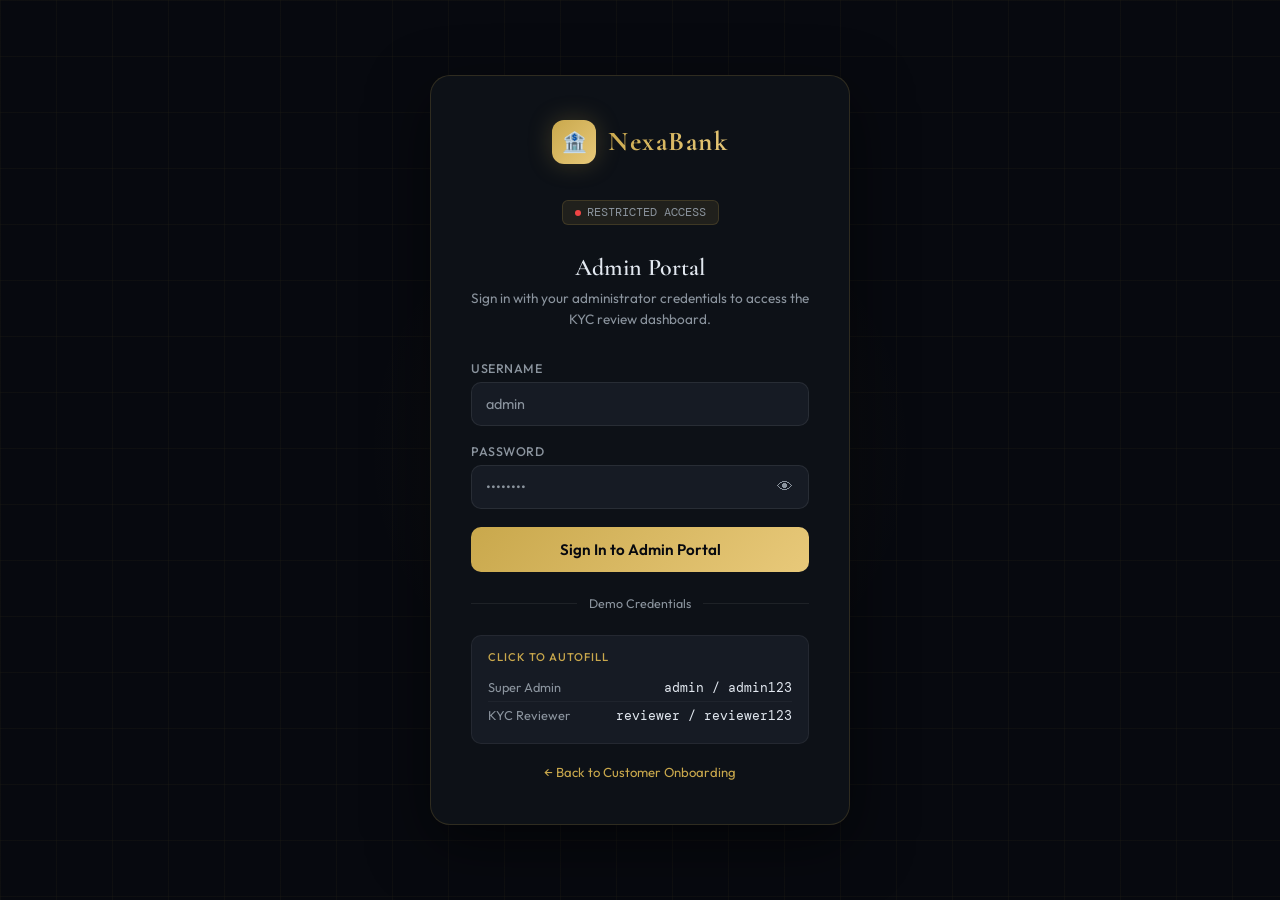
<file: templates/admin_login.html>
<!DOCTYPE html>
<html lang="en">
<head>
<meta charset="UTF-8">
<meta name="viewport" content="width=device-width,initial-scale=1.0">
<title>NexaBank — Admin Login</title>
<link href="https://fonts.googleapis.com/css2?family=Cormorant+Garamond:wght@400;600;700&family=DM+Mono:wght@400;500&family=Outfit:wght@300;400;500;600&display=swap" rel="stylesheet">
<style>
:root{--bg:#07090F;--bg2:#0D1117;--bg3:#161B24;--gold:#C9A84C;--gold2:#E8C97A;--gdim:rgba(201,168,76,.1);--green:#10B981;--red:#EF4444;--text:#E2E8F0;--text2:#8B949E;--border:rgba(201,168,76,.18);}
*{margin:0;padding:0;box-sizing:border-box;}
body{background:var(--bg);color:var(--text);font-family:'Outfit',sans-serif;min-height:100vh;display:flex;align-items:center;justify-content:center;position:relative;overflow:hidden;}
.grid-bg{position:absolute;inset:0;background-image:linear-gradient(rgba(201,168,76,.04) 1px,transparent 1px),linear-gradient(90deg,rgba(201,168,76,.04) 1px,transparent 1px);background-size:56px 56px;pointer-events:none;}
.glow{position:absolute;width:600px;height:600px;background:radial-gradient(circle,rgba(201,168,76,.06) 0%,transparent 65%);top:50%;left:50%;transform:translate(-50%,-50%);pointer-events:none;}

.card{position:relative;z-index:1;background:var(--bg2);border:1px solid var(--border);border-radius:20px;padding:44px 40px;width:100%;max-width:420px;animation:fadeUp .7s ease both;box-shadow:0 20px 60px rgba(0,0,0,.5);}

.brand{display:flex;align-items:center;gap:12px;margin-bottom:36px;justify-content:center;}
.lbox{width:44px;height:44px;background:linear-gradient(135deg,var(--gold),var(--gold2));border-radius:12px;display:flex;align-items:center;justify-content:center;font-size:20px;box-shadow:0 0 24px rgba(201,168,76,.25);}
.lname{font-family:'Cormorant Garamond',serif;font-size:1.7rem;font-weight:700;letter-spacing:1.5px;background:linear-gradient(135deg,var(--gold),var(--gold2));-webkit-background-clip:text;-webkit-text-fill-color:transparent;}

.badge{display:inline-flex;align-items:center;gap:6px;background:var(--gdim);border:1px solid var(--border);border-radius:6px;padding:4px 12px;font-size:.72rem;color:var(--text2);font-family:'DM Mono',monospace;margin-bottom:28px;}
.badge-dot{width:6px;height:6px;border-radius:50%;background:var(--red);}

h2{font-family:'Cormorant Garamond',serif;font-size:1.5rem;font-weight:600;margin-bottom:6px;}
.sub{color:var(--text2);font-size:.85rem;margin-bottom:32px;line-height:1.5;}

.field{margin-bottom:18px;}
label{display:block;font-size:.78rem;color:var(--text2);margin-bottom:6px;font-weight:500;letter-spacing:.5px;}
input{width:100%;background:var(--bg3);border:1px solid rgba(255,255,255,.08);border-radius:10px;padding:12px 14px;color:var(--text);font-family:'Outfit',sans-serif;font-size:.9rem;outline:none;transition:all .25s;}
input:focus{border-color:var(--gold);box-shadow:0 0 0 3px rgba(201,168,76,.1);}
input::placeholder{color:var(--text2);}
.pw-wrap{position:relative;}
.pw-wrap input{padding-right:44px;}
.eye-btn{position:absolute;right:12px;top:50%;transform:translateY(-50%);background:none;border:none;cursor:pointer;color:var(--text2);font-size:1rem;padding:4px;transition:color .2s;}
.eye-btn:hover{color:var(--gold);}

.error-box{background:rgba(239,68,68,.09);border:1px solid rgba(239,68,68,.28);border-radius:8px;padding:10px 14px;font-size:.83rem;color:var(--red);margin-bottom:16px;display:none;align-items:center;gap:8px;}

.btn-login{width:100%;background:linear-gradient(135deg,var(--gold),var(--gold2));color:#07090F;border:none;cursor:pointer;font-family:'Outfit',sans-serif;font-size:.95rem;font-weight:600;padding:13px;border-radius:10px;transition:all .28s;margin-top:4px;display:flex;align-items:center;justify-content:center;gap:8px;}
.btn-login:hover{transform:translateY(-1px);box-shadow:0 4px 20px rgba(201,168,76,.3);}
.btn-login:disabled{opacity:.5;cursor:not-allowed;transform:none;}

.spinner{width:16px;height:16px;border:2px solid rgba(7,9,15,.3);border-top-color:#07090F;border-radius:50%;animation:spin .7s linear infinite;display:none;}

.divider{display:flex;align-items:center;gap:12px;margin:24px 0;color:var(--text2);font-size:.78rem;}
.divider::before,.divider::after{content:'';flex:1;height:1px;background:rgba(255,255,255,.07);}

.creds-box{background:var(--bg3);border:1px solid rgba(255,255,255,.06);border-radius:10px;padding:14px 16px;}
.creds-title{font-size:.7rem;text-transform:uppercase;letter-spacing:1px;color:var(--gold);margin-bottom:10px;font-weight:500;}
.cred-row{display:flex;justify-content:space-between;font-size:.8rem;padding:5px 0;border-bottom:1px solid rgba(255,255,255,.04);}
.cred-row:last-child{border-bottom:none;}
.cred-key{color:var(--text2);}
.cred-val{font-family:'DM Mono',monospace;color:var(--text);cursor:pointer;}
.cred-val:hover{color:var(--gold);}

.back-link{text-align:center;margin-top:20px;font-size:.82rem;color:var(--text2);}
.back-link a{color:var(--gold);text-decoration:none;}
.back-link a:hover{text-decoration:underline;}

@keyframes fadeUp{from{opacity:0;transform:translateY(16px)}to{opacity:1;transform:translateY(0)}}
@keyframes spin{to{transform:rotate(360deg)}}
</style>
</head>
<body>
<div class="grid-bg"></div><div class="glow"></div>

<div class="card">
  <div class="brand">
    <div class="lbox">🏦</div>
    <div class="lname">NexaBank</div>
  </div>

  <div style="text-align:center;">
    <div class="badge"><div class="badge-dot"></div> RESTRICTED ACCESS</div>
    <h2>Admin Portal</h2>
    <p class="sub">Sign in with your administrator credentials to access the KYC review dashboard.</p>
  </div>

  <div class="error-box" id="errBox">⚠️ <span id="errMsg">Invalid credentials</span></div>

  <div class="field">
    <label>USERNAME</label>
    <input type="text" id="username" placeholder="admin" autocomplete="username" onkeydown="onKey(event)">
  </div>

  <div class="field">
    <label>PASSWORD</label>
    <div class="pw-wrap">
      <input type="password" id="password" placeholder="••••••••" autocomplete="current-password" onkeydown="onKey(event)">
      <button class="eye-btn" type="button" onclick="togglePw()">👁</button>
    </div>
  </div>

  <button class="btn-login" id="loginBtn" onclick="doLogin()">
    <div class="spinner" id="spin"></div>
    <span id="btnTxt">Sign In to Admin Portal</span>
  </button>

  <div class="divider">Demo Credentials</div>

  <div class="creds-box">
    <div class="creds-title">Click to autofill</div>
    <div class="cred-row">
      <span class="cred-key">Super Admin</span>
      <span class="cred-val" onclick="fill('admin','admin123')">admin / admin123</span>
    </div>
    <div class="cred-row">
      <span class="cred-key">KYC Reviewer</span>
      <span class="cred-val" onclick="fill('reviewer','reviewer123')">reviewer / reviewer123</span>
    </div>
  </div>

  <div class="back-link">
    <a href="/">← Back to Customer Onboarding</a>
  </div>
</div>

<script>
function fill(u, p) {
  document.getElementById('username').value = u;
  document.getElementById('password').value = p;
  document.getElementById('username').focus();
}

function togglePw() {
  const inp = document.getElementById('password');
  inp.type = inp.type === 'password' ? 'text' : 'password';
}

function onKey(e) { if(e.key==='Enter') doLogin(); }

async function doLogin() {
  const username = document.getElementById('username').value.trim();
  const password = document.getElementById('password').value;
  const errBox   = document.getElementById('errBox');
  const btn      = document.getElementById('loginBtn');
  const spin     = document.getElementById('spin');
  const btnTxt   = document.getElementById('btnTxt');

  if (!username || !password) {
    showErr('Please enter both username and password.');
    return;
  }

  errBox.style.display = 'none';
  btn.disabled = true;
  spin.style.display = 'block';
  btnTxt.textContent = 'Signing in…';

  try {
    const r = await fetch('/api/admin/login', {
      method: 'POST',
      headers: {'Content-Type':'application/json'},
      credentials: 'include',
      body: JSON.stringify({ username, password })
    });
    const d = await r.json();

    if (!r.ok) throw new Error(d.error || 'Login failed');

    btnTxt.textContent = '✓ Redirecting…';
    setTimeout(() => window.location.href = '/admin', 400);

  } catch(e) {
    showErr(e.message || 'Login failed. Check your credentials.');
    btn.disabled = false;
    spin.style.display = 'none';
    btnTxt.textContent = 'Sign In to Admin Portal';
  }
}

function showErr(msg) {
  const box = document.getElementById('errBox');
  document.getElementById('errMsg').textContent = msg;
  box.style.display = 'flex';
}
</script>
</body>
</html>
</file>
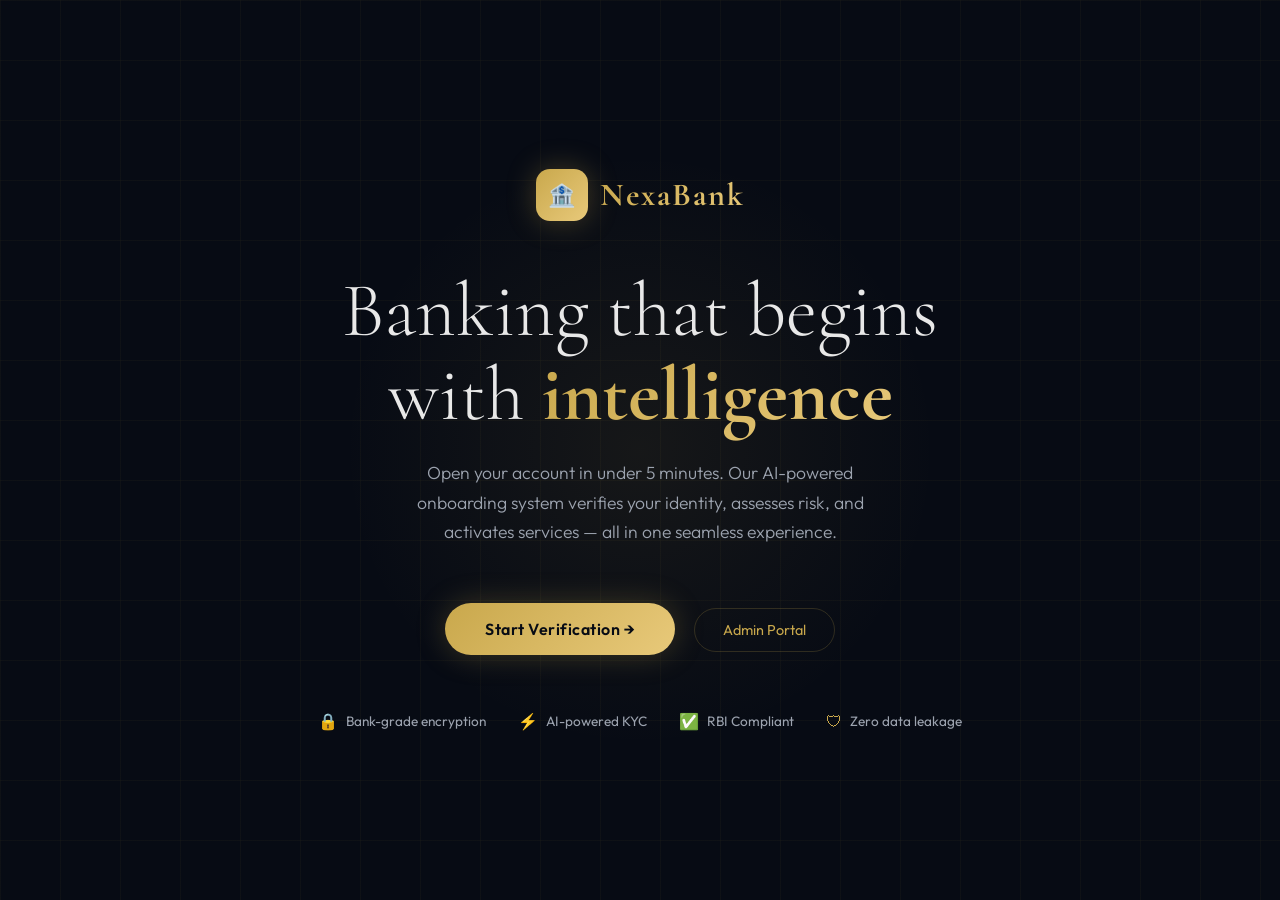
<file: templates/index2.html>
<!DOCTYPE html>
<html lang="en">
<head>
<meta charset="UTF-8">
<meta name="viewport" content="width=device-width, initial-scale=1.0">
<title>NexaBank — Intelligent Onboarding</title>
<link rel="preconnect" href="https://fonts.googleapis.com">
<link href="https://fonts.googleapis.com/css2?family=Cormorant+Garamond:wght@300;400;600;700&family=DM+Mono:wght@300;400;500&family=Outfit:wght@300;400;500;600&display=swap" rel="stylesheet">
<style>
  :root {
    --bg: #070B14;
    --bg2: #0C1220;
    --bg3: #111827;
    --gold: #C9A84C;
    --gold2: #E8C97A;
    --gold-dim: rgba(201,168,76,0.15);
    --green: #10B981;
    --orange: #F59E0B;
    --red: #EF4444;
    --blue: #3B82F6;
    --text: #E8E8E8;
    --text2: #9CA3AF;
    --border: rgba(201,168,76,0.2);
    --radius: 12px;
  }

  * { margin:0; padding:0; box-sizing:border-box; }

  body {
    background: var(--bg);
    color: var(--text);
    font-family: 'Outfit', sans-serif;
    min-height: 100vh;
    overflow-x: hidden;
  }

  /* ===== SCREENS ===== */
  .screen { display:none; min-height:100vh; }
  .screen.active { display:flex; }

  /* ===== LANDING ===== */
  #landing {
    flex-direction: column;
    align-items: center;
    justify-content: center;
    position: relative;
    overflow: hidden;
  }

  .bg-grid {
    position:absolute; inset:0;
    background-image:
      linear-gradient(rgba(201,168,76,0.04) 1px, transparent 1px),
      linear-gradient(90deg, rgba(201,168,76,0.04) 1px, transparent 1px);
    background-size: 60px 60px;
    pointer-events:none;
  }

  .bg-glow {
    position:absolute;
    width:600px; height:600px;
    background: radial-gradient(circle, rgba(201,168,76,0.08) 0%, transparent 70%);
    top:50%; left:50%; transform:translate(-50%,-50%);
    pointer-events:none;
  }

  .landing-content {
    position:relative; z-index:1;
    text-align:center;
    padding:40px 20px;
    animation: fadeUp 1s ease both;
  }

  .bank-logo {
    display:inline-flex; align-items:center; gap:12px;
    margin-bottom:48px;
  }

  .logo-icon {
    width:52px; height:52px;
    background: linear-gradient(135deg, var(--gold), var(--gold2));
    border-radius:14px;
    display:flex; align-items:center; justify-content:center;
    font-size:22px;
    box-shadow: 0 0 30px rgba(201,168,76,0.3);
  }

  .logo-text {
    font-family:'Cormorant Garamond', serif;
    font-size:2rem; font-weight:700;
    letter-spacing:2px;
    background: linear-gradient(135deg, var(--gold), var(--gold2));
    -webkit-background-clip:text; -webkit-text-fill-color:transparent;
  }

  .landing-title {
    font-family:'Cormorant Garamond', serif;
    font-size:clamp(2.5rem, 6vw, 5rem);
    font-weight:300;
    line-height:1.1;
    margin-bottom:20px;
  }

  .landing-title span {
    background: linear-gradient(135deg, var(--gold), var(--gold2));
    -webkit-background-clip:text; -webkit-text-fill-color:transparent;
    font-weight:700;
  }

  .landing-subtitle {
    font-size:1.1rem; color:var(--text2); font-weight:300;
    margin-bottom:56px; max-width:480px; margin-inline:auto;
    line-height:1.7;
  }

  .btn-primary {
    background: linear-gradient(135deg, var(--gold), var(--gold2));
    color:#070B14;
    border:none; cursor:pointer;
    font-family:'Outfit', sans-serif;
    font-size:1rem; font-weight:600;
    padding:16px 40px;
    border-radius:50px;
    letter-spacing:0.5px;
    transition: all 0.3s;
    box-shadow: 0 0 30px rgba(201,168,76,0.25);
  }

  .btn-primary:hover {
    transform:translateY(-2px);
    box-shadow: 0 0 50px rgba(201,168,76,0.4);
  }

  .btn-ghost {
    background:transparent;
    border:1px solid var(--border);
    color:var(--gold);
    cursor:pointer;
    font-family:'Outfit', sans-serif;
    font-size:0.9rem;
    padding:12px 28px;
    border-radius:50px;
    transition:all 0.3s;
    margin-left:16px;
  }

  .btn-ghost:hover {
    background: var(--gold-dim);
    border-color:var(--gold);
  }

  .trust-badges {
    display:flex; gap:32px; justify-content:center;
    margin-top:56px; flex-wrap:wrap;
  }

  .badge {
    display:flex; align-items:center; gap:8px;
    color:var(--text2); font-size:0.85rem;
  }

  .badge-icon { color:var(--gold); font-size:1rem; }

  /* ===== ONBOARDING MAIN ===== */
  #onboarding {
    flex-direction:column;
  }

  .onboard-header {
    background:var(--bg2);
    border-bottom:1px solid var(--border);
    padding:16px 32px;
    display:flex; align-items:center; justify-content:space-between;
    position:sticky; top:0; z-index:100;
  }

  .onboard-logo {
    display:flex; align-items:center; gap:10px;
  }

  .onboard-logo .logo-icon { width:36px; height:36px; font-size:16px; border-radius:10px; }
  .onboard-logo .logo-text { font-size:1.3rem; }

  .session-info {
    display:flex; align-items:center; gap:12px;
    font-size:0.8rem; color:var(--text2);
    font-family:'DM Mono', monospace;
  }

  .session-dot {
    width:8px; height:8px;
    border-radius:50%;
    background:var(--green);
    box-shadow:0 0 8px var(--green);
    animation:pulse 2s infinite;
  }

  /* Progress Steps */
  .progress-container {
    background:var(--bg2);
    padding:20px 32px;
    border-bottom:1px solid rgba(255,255,255,0.05);
  }

  .progress-steps {
    display:flex; align-items:center;
    max-width:800px; margin:0 auto;
  }

  .step-item {
    display:flex; flex-direction:column; align-items:center;
    flex:1; position:relative;
    opacity:0.4; transition:opacity 0.5s;
  }

  .step-item.active, .step-item.done { opacity:1; }

  .step-circle {
    width:32px; height:32px;
    border-radius:50%;
    border:2px solid var(--text2);
    display:flex; align-items:center; justify-content:center;
    font-size:0.75rem; font-weight:600;
    transition:all 0.5s;
    background:var(--bg);
    z-index:1; position:relative;
    font-family:'DM Mono', monospace;
  }

  .step-item.active .step-circle {
    border-color:var(--gold);
    background:var(--gold-dim);
    color:var(--gold);
    box-shadow:0 0 15px rgba(201,168,76,0.3);
  }

  .step-item.done .step-circle {
    border-color:var(--green);
    background:rgba(16,185,129,0.15);
    color:var(--green);
  }

  .step-label {
    font-size:0.7rem; color:var(--text2);
    margin-top:6px; white-space:nowrap;
  }

  .step-item.active .step-label { color:var(--gold); }
  .step-item.done .step-label { color:var(--green); }

  .step-line {
    flex:1; height:1px;
    background:rgba(255,255,255,0.1);
    margin:0 -4px;
    position:relative; top:-10px;
    transition:background 0.5s;
  }

  .step-line.done { background:var(--green); }

  /* Main onboarding layout */
  .onboard-body {
    flex:1; display:flex;
    max-width:1200px; margin:0 auto; width:100%;
    padding:32px; gap:32px;
  }

  /* ===== CHAT PANEL ===== */
  .chat-panel {
    flex:1.5;
    background:var(--bg2);
    border:1px solid var(--border);
    border-radius:20px;
    display:flex; flex-direction:column;
    overflow:hidden;
    min-height:600px;
  }

  .chat-header {
    padding:20px 24px;
    border-bottom:1px solid var(--border);
    display:flex; align-items:center; gap:12px;
  }

  .ai-avatar {
    width:40px; height:40px;
    background:linear-gradient(135deg, var(--gold), var(--gold2));
    border-radius:50%;
    display:flex; align-items:center; justify-content:center;
    font-size:18px;
    flex-shrink:0;
  }

  .ai-info h3 { font-size:0.95rem; font-weight:600; }
  .ai-status {
    font-size:0.75rem; color:var(--green);
    display:flex; align-items:center; gap:4px;
  }

  .chat-messages {
    flex:1; overflow-y:auto;
    padding:24px;
    display:flex; flex-direction:column; gap:16px;
    scroll-behavior:smooth;
  }

  .chat-messages::-webkit-scrollbar { width:4px; }
  .chat-messages::-webkit-scrollbar-track { background:transparent; }
  .chat-messages::-webkit-scrollbar-thumb { background:var(--border); border-radius:4px; }

  .msg {
    display:flex; gap:10px;
    animation:slideIn 0.4s ease both;
    max-width:85%;
  }

  .msg.user {
    align-self:flex-end;
    flex-direction:row-reverse;
  }

  .msg-avatar {
    width:32px; height:32px;
    border-radius:50%;
    display:flex; align-items:center; justify-content:center;
    font-size:14px; flex-shrink:0;
  }

  .msg.ai .msg-avatar { background:linear-gradient(135deg, var(--gold), var(--gold2)); }
  .msg.user .msg-avatar { background:var(--bg3); border:1px solid var(--border); }

  .msg-bubble {
    padding:12px 16px;
    border-radius:16px;
    font-size:0.9rem; line-height:1.6;
  }

  .msg.ai .msg-bubble {
    background:var(--bg3);
    border:1px solid rgba(255,255,255,0.06);
    border-radius:4px 16px 16px 16px;
  }

  .msg.user .msg-bubble {
    background:linear-gradient(135deg, rgba(201,168,76,0.2), rgba(232,201,122,0.15));
    border:1px solid var(--border);
    border-radius:16px 4px 16px 16px;
  }

  .msg-bubble.risk-low { border-left:3px solid var(--green); background:rgba(16,185,129,0.08); }
  .msg-bubble.risk-med { border-left:3px solid var(--orange); background:rgba(245,158,11,0.08); }
  .msg-bubble.risk-high { border-left:3px solid var(--red); background:rgba(239,68,68,0.08); }
  .msg-bubble.success { border-left:3px solid var(--gold); background:var(--gold-dim); }

  .typing-indicator {
    display:flex; gap:4px; padding:4px 0;
  }

  .typing-dot {
    width:6px; height:6px;
    background:var(--text2);
    border-radius:50%;
    animation:bounce 1.2s infinite;
  }

  .typing-dot:nth-child(2) { animation-delay:0.2s; }
  .typing-dot:nth-child(3) { animation-delay:0.4s; }

  /* Chat Input */
  .chat-input-area {
    padding:16px 24px;
    border-top:1px solid var(--border);
    display:flex; gap:12px; align-items:flex-end;
  }

  .chat-input {
    flex:1;
    background:var(--bg3);
    border:1px solid rgba(255,255,255,0.08);
    border-radius:12px;
    padding:12px 16px;
    color:var(--text);
    font-family:'Outfit', sans-serif;
    font-size:0.9rem;
    outline:none;
    resize:none;
    transition:border-color 0.3s;
    min-height:44px; max-height:120px;
  }

  .chat-input:focus { border-color:var(--gold); }
  .chat-input::placeholder { color:var(--text2); }

  .send-btn {
    width:44px; height:44px;
    background:linear-gradient(135deg, var(--gold), var(--gold2));
    border:none; cursor:pointer;
    border-radius:12px;
    display:flex; align-items:center; justify-content:center;
    font-size:18px;
    transition:all 0.3s;
    flex-shrink:0;
  }

  .send-btn:hover { transform:scale(1.05); }
  .send-btn:disabled { opacity:0.4; cursor:not-allowed; transform:none; }

  /* Quick Action Buttons */
  .quick-actions {
    padding:0 24px 16px;
    display:flex; gap:8px; flex-wrap:wrap;
  }

  .quick-btn {
    background:var(--bg3);
    border:1px solid var(--border);
    color:var(--gold);
    cursor:pointer;
    font-family:'Outfit', sans-serif;
    font-size:0.8rem; padding:8px 16px;
    border-radius:20px;
    transition:all 0.3s;
    display:flex; align-items:center; gap:6px;
  }

  .quick-btn:hover {
    background:var(--gold-dim);
    border-color:var(--gold);
  }

  /* ===== INFO PANEL ===== */
  .info-panel {
    width:320px;
    display:flex; flex-direction:column; gap:20px;
  }

  .info-card {
    background:var(--bg2);
    border:1px solid var(--border);
    border-radius:16px;
    padding:20px;
  }

  .info-card h4 {
    font-size:0.75rem;
    text-transform:uppercase;
    letter-spacing:1.5px;
    color:var(--gold);
    margin-bottom:16px;
    font-weight:500;
  }

  .info-row {
    display:flex; justify-content:space-between; align-items:center;
    padding:10px 0;
    border-bottom:1px solid rgba(255,255,255,0.04);
    font-size:0.85rem;
  }

  .info-row:last-child { border-bottom:none; }
  .info-key { color:var(--text2); }
  .info-val { font-weight:500; color:var(--text); font-family:'DM Mono', monospace; font-size:0.8rem; }

  .risk-badge {
    display:inline-flex; align-items:center; gap:6px;
    padding:4px 12px;
    border-radius:20px;
    font-size:0.75rem; font-weight:600;
    font-family:'DM Mono', monospace;
  }

  .risk-badge.low { background:rgba(16,185,129,0.15); color:var(--green); border:1px solid rgba(16,185,129,0.3); }
  .risk-badge.med { background:rgba(245,158,11,0.15); color:var(--orange); border:1px solid rgba(245,158,11,0.3); }
  .risk-badge.high { background:rgba(239,68,68,0.15); color:var(--red); border:1px solid rgba(239,68,68,0.3); }
  .risk-badge.pending { background:rgba(156,163,175,0.15); color:var(--text2); border:1px solid rgba(156,163,175,0.2); }

  /* Security indicator */
  .security-bar {
    background:var(--bg3);
    border-radius:8px;
    padding:12px 16px;
    display:flex; align-items:center; gap:10px;
    font-size:0.8rem; color:var(--text2);
  }

  .security-icon { color:var(--gold); font-size:1.1rem; }

  /* Upload Zone */
  .upload-zone {
    border:2px dashed var(--border);
    border-radius:12px;
    padding:24px;
    text-align:center;
    cursor:pointer;
    transition:all 0.3s;
    position:relative;
  }

  .upload-zone:hover, .upload-zone.drag { border-color:var(--gold); background:var(--gold-dim); }
  .upload-zone input { position:absolute; inset:0; opacity:0; cursor:pointer; }
  .upload-icon { font-size:2rem; margin-bottom:8px; }
  .upload-label { font-size:0.85rem; color:var(--text2); }
  .upload-label span { color:var(--gold); }

  /* ===== ACCOUNT SUCCESS ===== */
  #success-screen {
    flex-direction:column;
    align-items:center; justify-content:center;
    padding:40px 20px;
    position:relative;
    overflow:hidden;
  }

  .success-content {
    position:relative; z-index:1;
    text-align:center;
    animation:fadeUp 0.8s ease both;
  }

  .success-icon {
    width:100px; height:100px;
    background:linear-gradient(135deg, rgba(16,185,129,0.2), rgba(16,185,129,0.05));
    border:2px solid var(--green);
    border-radius:50%;
    display:flex; align-items:center; justify-content:center;
    font-size:3rem;
    margin:0 auto 32px;
    box-shadow:0 0 60px rgba(16,185,129,0.2);
    animation:scaleIn 0.6s ease 0.2s both;
  }

  .success-title {
    font-family:'Cormorant Garamond', serif;
    font-size:2.5rem; font-weight:600;
    margin-bottom:12px;
  }

  .account-card {
    background:var(--bg2);
    border:1px solid var(--border);
    border-radius:20px;
    padding:32px;
    margin:40px auto;
    max-width:480px;
    width:100%;
    position:relative;
    overflow:hidden;
  }

  .account-card::before {
    content:'';
    position:absolute; top:0; left:0; right:0;
    height:3px;
    background:linear-gradient(90deg, var(--gold), var(--gold2));
  }

  .account-number {
    font-family:'DM Mono', monospace;
    font-size:1.5rem; font-weight:500;
    letter-spacing:3px;
    color:var(--gold);
    margin:8px 0;
  }

  /* ===== ADMIN PANEL ===== */
  #admin-panel {
    flex-direction:column;
  }

  .admin-header {
    background:var(--bg2);
    border-bottom:1px solid var(--border);
    padding:16px 32px;
    display:flex; align-items:center; justify-content:space-between;
  }

  .admin-nav {
    display:flex; gap:4px;
  }

  .admin-nav-btn {
    background:transparent; border:none; cursor:pointer;
    color:var(--text2); font-family:'Outfit', sans-serif;
    font-size:0.85rem; padding:8px 16px; border-radius:8px;
    transition:all 0.3s;
  }

  .admin-nav-btn.active, .admin-nav-btn:hover {
    background:var(--gold-dim); color:var(--gold);
  }

  .admin-body { flex:1; padding:32px; overflow-y:auto; }

  .stats-grid {
    display:grid; grid-template-columns:repeat(4, 1fr);
    gap:20px; margin-bottom:32px;
  }

  .stat-card {
    background:var(--bg2);
    border:1px solid var(--border);
    border-radius:16px; padding:24px;
    position:relative; overflow:hidden;
  }

  .stat-card::after {
    content:'';
    position:absolute; bottom:0; left:0; right:0;
    height:2px;
    background:linear-gradient(90deg, var(--gold), transparent);
  }

  .stat-num {
    font-family:'Cormorant Garamond', serif;
    font-size:2.5rem; font-weight:700;
    color:var(--gold);
  }

  .stat-label { color:var(--text2); font-size:0.85rem; margin-top:4px; }
  .stat-change { font-size:0.75rem; color:var(--green); margin-top:8px; }

  /* Applications Table */
  .table-container {
    background:var(--bg2);
    border:1px solid var(--border);
    border-radius:16px;
    overflow:hidden;
    margin-bottom:24px;
  }

  .table-header {
    padding:20px 24px;
    border-bottom:1px solid var(--border);
    display:flex; align-items:center; justify-content:space-between;
  }

  .table-title { font-size:1rem; font-weight:600; }

  table { width:100%; border-collapse:collapse; }

  th {
    background:rgba(255,255,255,0.02);
    padding:12px 20px;
    text-align:left;
    font-size:0.75rem;
    text-transform:uppercase; letter-spacing:1px;
    color:var(--text2); font-weight:500;
    border-bottom:1px solid rgba(255,255,255,0.05);
  }

  td {
    padding:16px 20px;
    font-size:0.85rem;
    border-bottom:1px solid rgba(255,255,255,0.04);
    vertical-align:middle;
  }

  tr:last-child td { border-bottom:none; }
  tr:hover td { background:rgba(255,255,255,0.02); }

  .action-btns { display:flex; gap:8px; }

  .act-btn {
    padding:6px 14px;
    border-radius:6px;
    font-size:0.75rem; font-weight:600;
    cursor:pointer; border:none;
    font-family:'Outfit', sans-serif;
    transition:all 0.2s;
  }

  .act-btn.approve { background:rgba(16,185,129,0.15); color:var(--green); }
  .act-btn.approve:hover { background:rgba(16,185,129,0.3); }
  .act-btn.reject { background:rgba(239,68,68,0.15); color:var(--red); }
  .act-btn.reject:hover { background:rgba(239,68,68,0.3); }
  .act-btn.review { background:rgba(245,158,11,0.15); color:var(--orange); }
  .act-btn.review:hover { background:rgba(245,158,11,0.3); }

  /* Modal */
  .modal-overlay {
    display:none; position:fixed; inset:0;
    background:rgba(0,0,0,0.8); backdrop-filter:blur(4px);
    z-index:1000; align-items:center; justify-content:center;
  }

  .modal-overlay.open { display:flex; }

  .modal {
    background:var(--bg2);
    border:1px solid var(--border);
    border-radius:20px; padding:32px;
    max-width:560px; width:90%;
    animation:fadeUp 0.3s ease;
    position:relative;
  }

  .modal-close {
    position:absolute; top:16px; right:16px;
    background:var(--bg3); border:none; cursor:pointer;
    color:var(--text2); font-size:1.1rem;
    width:32px; height:32px; border-radius:8px;
    display:flex; align-items:center; justify-content:center;
    transition:all 0.2s;
  }

  .modal-close:hover { color:var(--text); background:rgba(255,255,255,0.1); }

  .modal h3 {
    font-family:'Cormorant Garamond', serif;
    font-size:1.5rem; margin-bottom:24px;
  }

  .ai-reasoning-box {
    background:var(--bg3);
    border:1px solid var(--border);
    border-radius:12px; padding:16px;
    font-size:0.85rem; line-height:1.7;
    color:var(--text2); margin:16px 0;
  }

  .ai-reasoning-box .ai-label {
    color:var(--gold); font-size:0.7rem;
    text-transform:uppercase; letter-spacing:1px;
    font-weight:600; margin-bottom:8px;
  }

  /* Method Selection */
  .method-select {
    display:grid; grid-template-columns:1fr 1fr;
    gap:16px; margin-top:16px;
  }

  .method-card {
    background:var(--bg3);
    border:2px solid rgba(255,255,255,0.06);
    border-radius:14px; padding:24px;
    text-align:center; cursor:pointer;
    transition:all 0.3s;
  }

  .method-card:hover {
    border-color:var(--gold);
    background:var(--gold-dim);
    transform:translateY(-2px);
  }

  .method-icon { font-size:2.5rem; margin-bottom:12px; }
  .method-title { font-weight:600; margin-bottom:6px; }
  .method-desc { font-size:0.8rem; color:var(--text2); line-height:1.5; }

  /* Selfie capture zone */
  .selfie-zone {
    border:2px dashed var(--border);
    border-radius:12px; padding:32px;
    text-align:center; cursor:pointer;
    transition:all 0.3s; position:relative;
  }

  .selfie-zone:hover { border-color:var(--gold); background:var(--gold-dim); }
  .selfie-zone input { position:absolute; inset:0; opacity:0; cursor:pointer; }

  /* Verification steps */
  .verify-step {
    display:flex; align-items:center; gap:12px;
    padding:12px 0; border-bottom:1px solid rgba(255,255,255,0.04);
    font-size:0.85rem;
  }

  .verify-step:last-child { border-bottom:none; }

  .verify-icon {
    width:28px; height:28px; border-radius:50%;
    display:flex; align-items:center; justify-content:center;
    font-size:0.75rem; flex-shrink:0;
  }

  .verify-icon.pending { background:rgba(156,163,175,0.2); color:var(--text2); }
  .verify-icon.checking { background:rgba(201,168,76,0.2); color:var(--gold); animation:spin 1s linear infinite; }
  .verify-icon.done { background:rgba(16,185,129,0.2); color:var(--green); }
  .verify-icon.fail { background:rgba(239,68,68,0.2); color:var(--red); }

  /* Connecting animation */
  .connecting-anim {
    display:flex; align-items:center; gap:8px;
    color:var(--gold); font-size:0.85rem;
    animation:fadeIn 0.5s ease;
  }

  .spinner {
    width:16px; height:16px;
    border:2px solid var(--gold-dim);
    border-top-color:var(--gold);
    border-radius:50%;
    animation:spin 0.8s linear infinite;
  }

  /* Animations */
  @keyframes fadeUp {
    from { opacity:0; transform:translateY(20px); }
    to { opacity:1; transform:translateY(0); }
  }

  @keyframes slideIn {
    from { opacity:0; transform:translateX(-10px); }
    to { opacity:1; transform:translateX(0); }
  }

  @keyframes scaleIn {
    from { opacity:0; transform:scale(0.5); }
    to { opacity:1; transform:scale(1); }
  }

  @keyframes fadeIn {
    from { opacity:0; } to { opacity:1; }
  }

  @keyframes bounce {
    0%,60%,100% { transform:translateY(0); }
    30% { transform:translateY(-4px); }
  }

  @keyframes pulse {
    0%,100% { opacity:1; } 50% { opacity:0.4; }
  }

  @keyframes spin {
    to { transform:rotate(360deg); }
  }

  @keyframes confetti {
    0% { transform:translateY(-100vh) rotate(0deg); opacity:1; }
    100% { transform:translateY(100vh) rotate(720deg); opacity:0; }
  }

  .confetti-piece {
    position:fixed;
    width:8px; height:8px;
    border-radius:2px;
    animation:confetti 3s ease-in both;
    pointer-events:none;
    z-index:9999;
  }

  /* Utilities */
  .divider { height:1px; background:rgba(255,255,255,0.06); margin:16px 0; }
  .tag { display:inline-block; padding:3px 10px; border-radius:20px; font-size:0.7rem; font-weight:600; background:var(--bg3); color:var(--text2); font-family:'DM Mono', monospace; }
  .mono { font-family:'DM Mono', monospace; }

  /* Responsive */
  @media(max-width:900px) {
    .onboard-body { flex-direction:column; padding:16px; }
    .info-panel { width:100%; }
    .stats-grid { grid-template-columns:repeat(2,1fr); }
    .method-select { grid-template-columns:1fr; }
  }

  @media(max-width:600px) {
    .stats-grid { grid-template-columns:1fr 1fr; }
    .progress-container { padding:12px 16px; }
    .step-label { display:none; }
    .admin-body { padding:16px; }
  }

  /* Nav */
  .top-nav {
    position:fixed; top:20px; right:20px; z-index:200;
  }

  .nav-admin-btn {
    background:var(--bg2);
    border:1px solid var(--border);
    color:var(--text2);
    cursor:pointer; font-family:'Outfit', sans-serif;
    font-size:0.8rem; padding:8px 16px; border-radius:20px;
    transition:all 0.3s;
  }

  .nav-admin-btn:hover { color:var(--gold); border-color:var(--gold); }

  /* AI loading bar */
  .ai-loading-bar {
    height:2px; background:var(--border);
    border-radius:2px; overflow:hidden; margin-top:8px;
  }

  .ai-loading-fill {
    height:100%;
    background:linear-gradient(90deg, var(--gold), var(--gold2));
    border-radius:2px;
    animation:loadBar 1.5s ease infinite;
  }

  @keyframes loadBar {
    0% { width:0%; margin-left:0; }
    50% { width:60%; margin-left:20%; }
    100% { width:0%; margin-left:100%; }
  }

  .timeline { margin-top:8px; }
  .timeline-item {
    display:flex; gap:12px; padding:8px 0;
    font-size:0.8rem; color:var(--text2);
    border-left:2px solid var(--border);
    padding-left:16px; margin-left:8px; position:relative;
  }

  .timeline-item::before {
    content:'';
    position:absolute; left:-5px; top:14px;
    width:8px; height:8px; border-radius:50%;
    background:var(--gold);
  }

  .timeline-time { color:var(--text2); font-family:'DM Mono', monospace; flex-shrink:0; }
</style>
</head>
<body>

<!-- TOP NAV -->
<div class="top-nav" id="topNav" style="display:none;">
  <button class="nav-admin-btn" onclick="goAdmin()">⚙ Admin Panel</button>
</div>

<!-- ===== SCREEN 1: LANDING ===== -->
<div class="screen active" id="landing">
  <div class="bg-grid"></div>
  <div class="bg-glow"></div>

  <div class="landing-content">
    <div class="bank-logo">
      <div class="logo-icon">🏦</div>
      <div class="logo-text">NexaBank</div>
    </div>

    <h1 class="landing-title">
      Banking that begins<br>with <span>intelligence</span>
    </h1>

    <p class="landing-subtitle">
      Open your account in under 5 minutes. Our AI-powered onboarding system verifies your identity, assesses risk, and activates services — all in one seamless experience.
    </p>

    <button class="btn-primary" onclick="startOnboarding()">
      Start Verification →
    </button>
    <button class="btn-ghost" onclick="goAdmin()">Admin Portal</button>

    <div class="trust-badges">
      <div class="badge"><span class="badge-icon">🔒</span> Bank-grade encryption</div>
      <div class="badge"><span class="badge-icon">⚡</span> AI-powered KYC</div>
      <div class="badge"><span class="badge-icon">✅</span> RBI Compliant</div>
      <div class="badge"><span class="badge-icon">🛡</span> Zero data leakage</div>
    </div>
  </div>
</div>

<!-- ===== SCREEN 2: ONBOARDING ===== -->
<div class="screen" id="onboarding">
  <div class="onboard-header">
    <div class="onboard-logo">
      <div class="logo-icon">🏦</div>
      <div class="logo-text">NexaBank</div>
    </div>
    <div class="session-info">
      <div class="session-dot"></div>
      <span id="sessionId">Session: NXB-29F4A</span>
      <span style="color:var(--border)">|</span>
      <span id="sessionTimer">00:00</span>
    </div>
  </div>

  <div class="progress-container">
    <div class="progress-steps" id="progressSteps">
      <div class="step-item active" id="step-1">
        <div class="step-circle">1</div>
        <div class="step-label">Identity</div>
      </div>
      <div class="step-line" id="line-1"></div>
      <div class="step-item" id="step-2">
        <div class="step-circle">2</div>
        <div class="step-label">Documents</div>
      </div>
      <div class="step-line" id="line-2"></div>
      <div class="step-item" id="step-3">
        <div class="step-circle">3</div>
        <div class="step-label">Biometrics</div>
      </div>
      <div class="step-line" id="line-3"></div>
      <div class="step-item" id="step-4">
        <div class="step-circle">4</div>
        <div class="step-label">Risk Check</div>
      </div>
      <div class="step-line" id="line-4"></div>
      <div class="step-item" id="step-5">
        <div class="step-circle">5</div>
        <div class="step-label">Activation</div>
      </div>
    </div>
  </div>

  <div class="onboard-body">
    <!-- CHAT -->
    <div class="chat-panel">
      <div class="chat-header">
        <div class="ai-avatar">🤖</div>
        <div class="ai-info">
          <h3>ARIA — NexaBank AI</h3>
          <div class="ai-status">● Online &amp; Secure</div>
        </div>
      </div>

      <div class="chat-messages" id="chatMessages"></div>

      <div class="quick-actions" id="quickActions"></div>

      <div class="chat-input-area">
        <textarea class="chat-input" id="chatInput" placeholder="Type your response..." rows="1"
          onkeydown="handleKey(event)" oninput="autoResize(this)"></textarea>
        <button class="send-btn" id="sendBtn" onclick="sendUserMessage()">➤</button>
      </div>
    </div>

    <!-- INFO PANEL -->
    <div class="info-panel">
      <!-- Profile card -->
      <div class="info-card">
        <h4>Application Summary</h4>
        <div class="info-row">
          <span class="info-key">Name</span>
          <span class="info-val" id="inf-name">—</span>
        </div>
        <div class="info-row">
          <span class="info-key">Date of Birth</span>
          <span class="info-val" id="inf-dob">—</span>
        </div>
        <div class="info-row">
          <span class="info-key">Email</span>
          <span class="info-val" id="inf-email">—</span>
        </div>
        <div class="info-row">
          <span class="info-key">ID Type</span>
          <span class="info-val" id="inf-idtype">—</span>
        </div>
        <div class="info-row">
          <span class="info-key">Verification</span>
          <span class="info-val" id="inf-verify">Pending</span>
        </div>
        <div class="info-row">
          <span class="info-key">Risk Level</span>
          <span class="risk-badge pending" id="inf-risk">Evaluating</span>
        </div>
      </div>

      <!-- Verification checks -->
      <div class="info-card">
        <h4>Verification Checks</h4>
        <div class="verify-step">
          <div class="verify-icon pending" id="vchk-id">1</div>
          <span>Identity Verification</span>
        </div>
        <div class="verify-step">
          <div class="verify-icon pending" id="vchk-doc">2</div>
          <span>Document Validation</span>
        </div>
        <div class="verify-step">
          <div class="verify-icon pending" id="vchk-bio">3</div>
          <span>Biometric Match</span>
        </div>
        <div class="verify-step">
          <div class="verify-icon pending" id="vchk-risk">4</div>
          <span>Risk Assessment</span>
        </div>
        <div class="verify-step">
          <div class="verify-icon pending" id="vchk-aml">5</div>
          <span>AML Screening</span>
        </div>
      </div>

      <!-- Security -->
      <div class="security-bar">
        <span class="security-icon">🔐</span>
        <div>
          <div style="color:var(--text); font-size:0.8rem; font-weight:500;">End-to-End Encrypted</div>
          <div style="font-size:0.7rem; margin-top:2px;">TLS 1.3 + AES-256 Active</div>
        </div>
      </div>

      <!-- AI Activity -->
      <div class="info-card">
        <h4>AI Activity Log</h4>
        <div class="timeline" id="aiLog">
          <div class="timeline-item">
            <span class="timeline-time">Now</span>
            <span>Session initiated</span>
          </div>
        </div>
      </div>
    </div>
  </div>
</div>

<!-- ===== SCREEN 3: SUCCESS ===== -->
<div class="screen" id="success-screen">
  <div class="bg-grid"></div>
  <div class="bg-glow"></div>

  <div class="success-content">
    <div class="success-icon">✅</div>
    <h1 class="success-title">Welcome to NexaBank!</h1>
    <p style="color:var(--text2); margin-bottom:40px;">Your account has been created and activated successfully.</p>

    <div class="account-card">
      <h4 style="font-size:0.75rem; text-transform:uppercase; letter-spacing:1.5px; color:var(--gold); margin-bottom:20px;">Account Details</h4>

      <div class="info-row">
        <span class="info-key">Account Holder</span>
        <span class="info-val" id="sc-name">—</span>
      </div>
      <div class="info-row">
        <span class="info-key">Account Number</span>
        <div class="account-number" id="sc-acno">—</div>
      </div>
      <div class="info-row">
        <span class="info-key">Account Type</span>
        <span class="info-val">Savings (Digital)</span>
      </div>
      <div class="info-row">
        <span class="info-key">Risk Score</span>
        <span class="risk-badge low" id="sc-risk">Low</span>
      </div>
      <div class="info-row">
        <span class="info-key">KYC Status</span>
        <span class="info-val" style="color:var(--green)">✓ Verified</span>
      </div>
      <div class="info-row">
        <span class="info-key">Activated On</span>
        <span class="info-val" id="sc-date">—</span>
      </div>
    </div>

    <button class="btn-primary" onclick="window.location.reload()">Open Another Account</button>
    <button class="btn-ghost" onclick="goAdmin()">View Admin Dashboard</button>
  </div>
</div>

<!-- ===== SCREEN 4: ADMIN PANEL ===== -->
<div class="screen" id="admin-panel">
  <div class="admin-header">
    <div style="display:flex; align-items:center; gap:24px;">
      <div class="onboard-logo">
        <div class="logo-icon">🏦</div>
        <div class="logo-text">NexaBank</div>
      </div>
      <span style="color:var(--text2); font-size:0.85rem;">Admin Portal</span>
    </div>
    <div class="admin-nav">
      <button class="admin-nav-btn active">Dashboard</button>
      <button class="admin-nav-btn" onclick="showAdminTab('applications')">Applications</button>
      <button class="admin-nav-btn" onclick="showAdminTab('audit')">Audit Log</button>
    </div>
    <button class="btn-ghost" onclick="goBack()" style="font-size:0.8rem; padding:8px 20px;">← Back</button>
  </div>

  <div class="admin-body">
    <!-- Stats -->
    <div class="stats-grid">
      <div class="stat-card">
        <div class="stat-num" id="st-total">0</div>
        <div class="stat-label">Total Applications</div>
        <div class="stat-change">↑ 12% this week</div>
      </div>
      <div class="stat-card">
        <div class="stat-num" id="st-approved" style="color:var(--green)">0</div>
        <div class="stat-label">Approved</div>
        <div class="stat-change" style="color:var(--green)">Avg. 3.2 min</div>
      </div>
      <div class="stat-card">
        <div class="stat-num" id="st-pending" style="color:var(--orange)">0</div>
        <div class="stat-label">Pending Review</div>
        <div class="stat-change" style="color:var(--orange)">Needs attention</div>
      </div>
      <div class="stat-card">
        <div class="stat-num" id="st-rejected" style="color:var(--red)">0</div>
        <div class="stat-label">Rejected</div>
        <div class="stat-change" style="color:var(--text2)">2 escalated</div>
      </div>
    </div>

    <!-- Applications Table -->
    <div class="table-container">
      <div class="table-header">
        <span class="table-title">Recent Applications</span>
        <span class="tag">Live Data</span>
      </div>
      <table>
        <thead>
          <tr>
            <th>Applicant</th>
            <th>Application ID</th>
            <th>Date/Time</th>
            <th>Method</th>
            <th>Risk Level</th>
            <th>Status</th>
            <th>AI Recommendation</th>
            <th>Actions</th>
          </tr>
        </thead>
        <tbody id="adminTable">
          <!-- Populated by JS -->
        </tbody>
      </table>
    </div>

    <!-- AI Insights -->
    <div class="info-card">
      <h4>AI Insights & Pattern Analysis</h4>
      <div style="display:grid; grid-template-columns:repeat(3,1fr); gap:16px; margin-top:8px;">
        <div style="background:var(--bg3); border-radius:12px; padding:16px;">
          <div style="font-size:1.5rem; color:var(--green); font-weight:700; font-family:'Cormorant Garamond',serif;">94%</div>
          <div style="font-size:0.8rem; color:var(--text2); margin-top:4px;">DigiLocker verification success rate</div>
        </div>
        <div style="background:var(--bg3); border-radius:12px; padding:16px;">
          <div style="font-size:1.5rem; color:var(--gold); font-weight:700; font-family:'Cormorant Garamond',serif;">2.8m</div>
          <div style="font-size:0.8rem; color:var(--text2); margin-top:4px;">Average onboarding time</div>
        </div>
        <div style="background:var(--bg3); border-radius:12px; padding:16px;">
          <div style="font-size:1.5rem; color:var(--blue); font-weight:700; font-family:'Cormorant Garamond',serif;">98.2%</div>
          <div style="font-size:0.8rem; color:var(--text2); margin-top:4px;">AI decision accuracy rate</div>
        </div>
      </div>
    </div>
  </div>
</div>

<!-- ===== REVIEW MODAL ===== -->
<div class="modal-overlay" id="reviewModal">
  <div class="modal">
    <button class="modal-close" onclick="closeModal()">✕</button>
    <h3>Application Review</h3>
    <div id="modalContent"></div>
    <div style="display:flex; gap:12px; margin-top:24px; justify-content:flex-end;">
      <button class="act-btn reject" onclick="adminDecision('Rejected')">✕ Reject</button>
      <button class="act-btn review" onclick="adminDecision('More Info')">? Request Info</button>
      <button class="act-btn approve" onclick="adminDecision('Approved')">✓ Approve</button>
    </div>
  </div>
</div>

<script>
// ===== STATE =====
const state = {
  currentStep: 0,
  userData: {},
  riskLevel: null,
  riskScore: null,
  verificationMethod: null,
  sessionStart: Date.now(),
  sessionId: 'NXB-' + Math.random().toString(36).substr(2,4).toUpperCase(),
  accountNumber: null,
  isTyping: false,
  awaitingInput: null, // what the bot is waiting for
  chatFlow: null,
  flowIndex: 0,
  selectedRow: null,
};

// Simulated applications database
let applications = [
  {
    id: 'NXB-A1F2', name:'Rohan Mehta', email:'rohan@email.com',
    dob:'1992-04-15', method:'DigiLocker', risk:'Low', score:82,
    status:'Approved', reason:'Trusted govt ID, face match 98%, clean AML',
    time: new Date(Date.now()-3600000).toLocaleString(), acno:'7742 8910 3351'
  },
  {
    id: 'NXB-B3C9', name:'Priya Sharma', email:'priya@email.com',
    dob:'1988-11-22', method:'Manual', risk:'Medium', score:55,
    status:'Pending', reason:'Manual upload with minor OCR discrepancy in DOB, income unverified',
    time: new Date(Date.now()-1800000).toLocaleString(), acno:null
  },
  {
    id: 'NXB-C7D0', name:'Anjali Gupta', email:'anjali@email.com',
    dob:'2001-07-08', method:'Manual', risk:'High', score:22,
    status:'Escalated', reason:'Multiple failed face matches, potential document tampering detected by AI',
    time: new Date(Date.now()-900000).toLocaleString(), acno:null
  },
];

// ===== SESSION TIMER =====
document.getElementById('sessionId').textContent = 'Session: ' + state.sessionId;
setInterval(() => {
  const elapsed = Math.floor((Date.now() - state.sessionStart) / 1000);
  const m = String(Math.floor(elapsed/60)).padStart(2,'0');
  const s = String(elapsed%60).padStart(2,'0');
  const el = document.getElementById('sessionTimer');
  if (el) el.textContent = m + ':' + s;
}, 1000);

// ===== SCREEN MANAGEMENT =====
function showScreen(id) {
  document.querySelectorAll('.screen').forEach(s => s.classList.remove('active'));
  document.getElementById(id).classList.add('active');
  document.getElementById('topNav').style.display = (id === 'onboarding') ? 'block' : 'none';
}

function startOnboarding() {
  showScreen('onboarding');
  setTimeout(() => initChat(), 300);
}

function goAdmin() {
  populateAdmin();
  showScreen('admin-panel');
}

function goBack() {
  showScreen('landing');
}

function goToSuccess() {
  document.getElementById('sc-name').textContent = state.userData.name || '—';
  state.accountNumber = Math.floor(Math.random()*9000+1000) + ' ' +
    Math.floor(Math.random()*9000+1000) + ' ' + Math.floor(Math.random()*9000+1000);
  document.getElementById('sc-acno').textContent = state.accountNumber;
  const riskEl = document.getElementById('sc-risk');
  riskEl.textContent = state.riskLevel || 'Low';
  riskEl.className = 'risk-badge ' + (state.riskLevel==='Low'?'low':state.riskLevel==='Medium'?'med':'high');
  document.getElementById('sc-date').textContent = new Date().toLocaleDateString('en-IN',{day:'numeric',month:'long',year:'numeric'});
  showScreen('success-screen');
  launchConfetti();
  // Add to applications
  applications.unshift({
    id: state.sessionId, name: state.userData.name || 'New User',
    email: state.userData.email || '—', dob: state.userData.dob || '—',
    method: state.verificationMethod || 'Manual',
    risk: state.riskLevel || 'Low',
    score: state.riskScore || 75,
    status: state.riskLevel === 'High' ? 'Escalated' : 'Approved',
    reason: state.riskReason || 'AI evaluation complete',
    time: new Date().toLocaleString(),
    acno: state.accountNumber
  });
}

// ===== CHAT ENGINE =====
function initChat() {
  addAiMsg("👋 Welcome to NexaBank! I'm <strong>ARIA</strong>, your AI onboarding assistant. I'll guide you through account creation securely and quickly.", 0);
  setTimeout(() => {
    addAiMsg("Before we begin, how would you like to verify your identity today?");
    showMethodSelect();
  }, 1500);
}

function showMethodSelect() {
  const container = document.createElement('div');
  container.className = 'msg';
  container.style.maxWidth = '100%';
  container.innerHTML = `
    <div class="method-select" style="width:100%;">
      <div class="method-card" onclick="chooseMethod('digilocker')">
        <div class="method-icon">🏛️</div>
        <div class="method-title">DigiLocker</div>
        <div class="method-desc">Connect your government DigiLocker account for instant, trusted verification</div>
        <div style="margin-top:12px;"><span class="tag" style="color:var(--green);background:rgba(16,185,129,0.1);">✓ Recommended</span></div>
      </div>
      <div class="method-card" onclick="chooseMethod('manual')">
        <div class="method-icon">📄</div>
        <div class="method-title">Manual Upload</div>
        <div class="method-desc">Upload your ID documents manually — Aadhaar, PAN, or Passport</div>
        <div style="margin-top:12px;"><span class="tag">Standard Process</span></div>
      </div>
    </div>
  `;
  document.getElementById('chatMessages').appendChild(container);
  scrollChat();
}

function chooseMethod(method) {
  // Remove method select
  const methodSelect = document.querySelector('.method-select');
  if (methodSelect) methodSelect.closest('.msg') ? methodSelect.closest('.msg').remove() : methodSelect.remove();

  state.verificationMethod = method === 'digilocker' ? 'DigiLocker' : 'Manual';

  if (method === 'digilocker') {
    addUserMsg("🏛️ Connect via DigiLocker");
    simulateDigiLocker();
  } else {
    addUserMsg("📄 Manual Upload");
    manualFlow();
  }
}

function simulateDigiLocker() {
  // Connecting animation in chat
  const connectingEl = addAiMsg(`<div class="connecting-anim"><div class="spinner"></div> Connecting to DigiLocker Government Portal...</div>`);
  logAI('Initiating DigiLocker OAuth flow');
  markStep(1, 'checking');

  setTimeout(() => {
    connectingEl.querySelector('.msg-bubble').innerHTML = `<div class="connecting-anim"><div class="spinner"></div> Authenticating credentials...</div>`;
  }, 1200);

  setTimeout(() => {
    connectingEl.querySelector('.msg-bubble').innerHTML = `<div class="connecting-anim"><div class="spinner"></div> Fetching verified documents...</div>`;
  }, 2400);

  setTimeout(() => {
    // Pre-fill mock data
    state.userData = {
      name: 'Arjun Verma',
      dob: '15 March 1996',
      email: 'arjun.verma@gmail.com',
      idType: 'Aadhaar Card',
      idNum: '****  ****  7842'
    };

    connectingEl.querySelector('.msg-bubble').innerHTML = `✅ DigiLocker connected successfully!`;
    connectingEl.querySelector('.msg-bubble').classList.add('risk-low');

    updateInfo();
    markStep(1, 'done');
    markVerify('vchk-id', 'done');
    markVerify('vchk-doc', 'done');
    logAI('DigiLocker: Identity verified via Aadhaar');
    logAI('Document hash validated by UIDAI');

    setTimeout(() => {
      addAiMsg(`🎉 Excellent! Your DigiLocker account has been verified successfully. I retrieved the following details:<br><br>
        <strong>Name:</strong> ${state.userData.name}<br>
        <strong>DOB:</strong> ${state.userData.dob}<br>
        <strong>ID:</strong> ${state.userData.idType} (${state.userData.idNum})<br><br>
        Since this is a government-verified source, your document risk automatically qualifies as <span style="color:var(--green)">Low</span> ✅`);
      markStep(2, 'done');

      setTimeout(() => {
        addAiMsg("Now I just need your email address to send account details and OTP verification.");
        state.awaitingInput = 'email';
        enableInput();
        setQuickActions([]);
      }, 1500);
    }, 800);
  }, 3500);
}

function manualFlow() {
  addAiMsg("Let's collect your details. What is your full name as it appears on your ID?");
  state.awaitingInput = 'name';
  enableInput();
  markStep(1, 'checking');
}

function handleUserInput(text) {
  const input = state.awaitingInput;
  if (!input) return;

  switch(input) {
    case 'name':
      state.userData.name = text;
      updateInfo();
      logAI('Name captured: ' + text);
      addAiMsg(`Nice to meet you, <strong>${text}</strong>! 👋<br>What is your date of birth? (e.g. 15 March 1996)`);
      state.awaitingInput = 'dob';
      break;

    case 'dob':
      state.userData.dob = text;
      updateInfo();
      logAI('DOB recorded');
      markStep(1, 'done');
      markVerify('vchk-id', 'done');
      addAiMsg(`Great! Now please provide your email address.`);
      state.awaitingInput = 'email';
      break;

    case 'email':
      if (!text.includes('@')) {
        addAiMsg("⚠️ That doesn't look like a valid email. Please try again (e.g. name@example.com)");
        return;
      }
      state.userData.email = text;
      updateInfo();
      logAI('Email captured');
      addAiMsg(`Perfect! Now I need to verify your identity document. Please upload or simulate your ID below.`);
      state.awaitingInput = null;
      disableInput();
      setTimeout(() => showDocUpload(), 500);
      break;

    case 'otp':
      if (text === '123456' || text.length === 6) {
        addAiMsg(`✅ OTP verified successfully!`);
        logAI('OTP verification passed');
        state.awaitingInput = null;
        disableInput();
        setTimeout(() => runRiskEvaluation(), 800);
      } else {
        addAiMsg(`❌ Invalid OTP. Please try again. (Hint: use 123456 for demo)`);
      }
      break;
  }
}

function showDocUpload() {
  markStep(2, 'checking');
  const msgDiv = document.createElement('div');
  msgDiv.className = 'msg ai';
  msgDiv.innerHTML = `
    <div class="msg-avatar">🤖</div>
    <div>
      <div class="msg-bubble">Please upload your ID document or simulate the upload:</div>
      <div style="margin-top:12px;">
        <div class="upload-zone" id="docUploadZone">
          <input type="file" accept="image/*,.pdf" onchange="simulateDocUpload(this)">
          <div class="upload-icon">📎</div>
          <div class="upload-label">Drop your Aadhaar / PAN / Passport here or <span>browse</span></div>
          <div style="margin-top:8px; font-size:0.75rem; color:var(--text2);">Supported: JPG, PNG, PDF</div>
        </div>
        <div style="margin-top:10px; display:flex; gap:8px; justify-content:center; flex-wrap:wrap;">
          <button class="quick-btn" onclick="simulateDocUpload(null,'aadhaar')">📄 Simulate Aadhaar</button>
          <button class="quick-btn" onclick="simulateDocUpload(null,'pan')">🪪 Simulate PAN</button>
          <button class="quick-btn" onclick="simulateDocUpload(null,'passport')">📘 Simulate Passport</button>
        </div>
      </div>
    </div>
  `;
  document.getElementById('chatMessages').appendChild(msgDiv);
  scrollChat();
}

function simulateDocUpload(input, type) {
  const docUpload = document.getElementById('docUploadZone');
  if (docUpload) docUpload.closest('.msg').remove();

  const docType = type || 'Aadhaar Card';
  const typeLabel = type === 'pan' ? 'PAN Card' : type === 'passport' ? 'Passport' : 'Aadhaar Card';
  state.userData.idType = typeLabel;
  updateInfo();
  addUserMsg(`📄 Uploaded: ${typeLabel}`);

  const ocrMsg = addAiMsg(`<div class="connecting-anim"><div class="spinner"></div> Running OCR & document analysis...</div>`);
  logAI('OCR engine processing document');

  setTimeout(() => {
    ocrMsg.querySelector('.msg-bubble').innerHTML = `<div class="connecting-anim"><div class="spinner"></div> Cross-referencing with government database...</div>`;
  }, 1500);

  setTimeout(() => {
    ocrMsg.querySelector('.msg-bubble').innerHTML = `<div class="connecting-anim"><div class="spinner"></div> Checking for tampering & authenticity...</div>`;
  }, 3000);

  setTimeout(() => {
    ocrMsg.querySelector('.msg-bubble').innerHTML = `✅ Document verified successfully! OCR extracted all details.`;
    markVerify('vchk-doc', 'done');
    markStep(2, 'done');
    logAI('Document OCR complete: ' + typeLabel);
    logAI('Tamper check passed, government DB match confirmed');

    setTimeout(() => {
      showSelfieCapture();
    }, 800);
  }, 4500);
}

function showSelfieCapture() {
  markStep(3, 'checking');
  addAiMsg("Almost there! Now I need a <strong>selfie</strong> for biometric verification to match your face with your ID photo.");
  const msgDiv = document.createElement('div');
  msgDiv.className = 'msg ai';
  msgDiv.innerHTML = `
    <div class="msg-avatar">🤖</div>
    <div>
      <div class="selfie-zone" id="selfieZone">
        <input type="file" accept="image/*" capture="user" onchange="simulateSelfie()">
        <div style="font-size:3rem;">🤳</div>
        <div style="margin-top:8px; font-size:0.85rem; color:var(--text2);">Take or upload a selfie</div>
      </div>
      <div style="margin-top:10px; text-align:center;">
        <button class="quick-btn" onclick="simulateSelfie()" style="margin:auto;">📸 Simulate Selfie Capture</button>
      </div>
    </div>
  `;
  document.getElementById('chatMessages').appendChild(msgDiv);
  scrollChat();
}

function simulateSelfie() {
  const selfieEl = document.getElementById('selfieZone');
  if (selfieEl) selfieEl.closest('.msg').remove();

  addUserMsg("📸 Selfie captured");
  const bioMsg = addAiMsg(`<div class="connecting-anim"><div class="spinner"></div> Running facial recognition analysis...</div>`);
  logAI('Biometric engine: liveness detection started');

  setTimeout(() => {
    bioMsg.querySelector('.msg-bubble').innerHTML = `<div class="connecting-anim"><div class="spinner"></div> Matching face with ID photo...</div>`;
  }, 1500);

  setTimeout(() => {
    bioMsg.querySelector('.msg-bubble').innerHTML = `<div class="connecting-anim"><div class="spinner"></div> Liveness detection — checking blink pattern...</div>`;
    logAI('Liveness check: passed');
  }, 3000);

  setTimeout(() => {
    const matchScore = state.verificationMethod === 'DigiLocker' ? 98 : Math.floor(Math.random()*15)+80;
    bioMsg.querySelector('.msg-bubble').innerHTML =
      `✅ <strong>Biometric match successful!</strong> Face match confidence: <strong>${matchScore}%</strong>. Liveness verified.`;
    markVerify('vchk-bio', 'done');
    markStep(3, 'done');
    logAI(`Face match: ${matchScore}% confidence`);

    setTimeout(() => {
      addAiMsg("Please enter the OTP sent to your email/mobile for final verification.<br><span style='color:var(--text2); font-size:0.8rem;'>(Demo OTP: 123456)</span>");
      state.awaitingInput = 'otp';
      enableInput();
      setQuickActions([{label:'📱 Enter OTP: 123456', val:'123456'}]);
    }, 1000);
  }, 4500);
}

function runRiskEvaluation() {
  markStep(4, 'checking');
  markVerify('vchk-risk', 'checking');
  markVerify('vchk-aml', 'checking');

  const riskMsg = addAiMsg(`<div>
    <div><div class="connecting-anim"><div class="spinner"></div> Initiating multi-factor risk evaluation...</div></div>
    <div class="ai-loading-bar"><div class="ai-loading-fill"></div></div>
  </div>`);

  logAI('Risk engine: 12 signals being analyzed');

  const steps2 = [
    'Analyzing document authenticity score...',
    'Running AML (Anti-Money Laundering) screening...',
    'Cross-referencing CIBIL & financial history...',
    'Evaluating behavioral patterns...',
    'Computing final composite risk score...'
  ];

  let si = 0;
  const stepInterval = setInterval(() => {
    if (si < steps2.length) {
      riskMsg.querySelector('.msg-bubble').innerHTML = `<div>
        <div><div class="connecting-anim"><div class="spinner"></div> ${steps2[si]}</div></div>
        <div class="ai-loading-bar"><div class="ai-loading-fill"></div></div>
        <div style="color:var(--text2); font-size:0.75rem; margin-top:6px;">${si+1}/${steps2.length} checks complete</div>
      </div>`;
      si++;
    } else {
      clearInterval(stepInterval);
      deliverRisk(riskMsg);
    }
  }, 900);
}

function deliverRisk(msgEl) {
  // Compute risk
  let risk, score, reason, cls;
  if (state.verificationMethod === 'DigiLocker') {
    risk = 'Low'; score = Math.floor(Math.random()*15)+82;
    reason = 'Government-verified DigiLocker source, face match 98%+, clean AML screening, no suspicious patterns detected.';
    cls = 'risk-low';
  } else {
    const r = Math.random();
    if (r < 0.5) {
      risk='Low'; score=Math.floor(Math.random()*15)+70; cls='risk-low';
      reason='Manual upload verified, OCR confidence high, biometric match strong, no AML flags raised.';
    } else if (r < 0.8) {
      risk='Medium'; score=Math.floor(Math.random()*20)+45; cls='risk-med';
      reason='Minor OCR discrepancy detected in address field, manual verification recommended for secondary ID. Income unverified.';
    } else {
      risk='High'; score=Math.floor(Math.random()*25)+15; cls='risk-high';
      reason='Document shows signs of digital manipulation. Multiple face-match attempts failed. AML flag raised for further screening.';
    }
  }

  state.riskLevel = risk;
  state.riskScore = score;
  state.riskReason = reason;

  const colors = {Low: 'var(--green)', Medium: 'var(--orange)', High: 'var(--red)'};
  const emojis = {Low:'🟢', Medium:'🟠', High:'🔴'};

  msgEl.querySelector('.msg-bubble').innerHTML = '';
  msgEl.querySelector('.msg-bubble').className = 'msg-bubble ' + cls;
  msgEl.querySelector('.msg-bubble').innerHTML = `
    <div style="font-weight:600; font-size:1rem; color:${colors[risk]}; margin-bottom:8px;">
      ${emojis[risk]} Risk Assessment Complete: <strong>${risk} Risk</strong>
    </div>
    <div style="font-size:0.85rem; margin-bottom:12px; color:var(--text2);">${reason}</div>
    <div style="display:flex; align-items:center; gap:12px;">
      <div style="flex:1; height:8px; background:rgba(255,255,255,0.1); border-radius:4px; overflow:hidden;">
        <div style="height:100%; width:${score}%; background:${colors[risk]}; border-radius:4px; transition:width 1s;"></div>
      </div>
      <div style="font-family:'DM Mono',monospace; font-size:0.8rem; color:${colors[risk]};">${score}/100</div>
    </div>
  `;

  markVerify('vchk-risk', 'done');
  markVerify('vchk-aml', risk === 'High' ? 'fail' : 'done');
  markStep(4, 'done');

  // Update info panel
  const riskEl = document.getElementById('inf-risk');
  riskEl.textContent = risk;
  riskEl.className = 'risk-badge ' + (risk==='Low'?'low':risk==='Medium'?'med':'high');

  logAI(`Risk: ${risk} (score ${score}/100)`);
  logAI('AML check: ' + (risk==='High'?'FLAG RAISED':'Clear'));

  setTimeout(() => {
    if (risk === 'High') {
      addAiMsg(`⚠️ Based on the risk evaluation, your application has been <strong style="color:var(--orange)">escalated for manual review</strong> by our compliance team.<br><br>You will receive an email within 2-3 business days. Our admin team will reach out to verify additional documents.`);
      addAiMsg(`A reference ID has been created: <strong class="mono">${state.sessionId}</strong><br>Use this to track your application status.`);
      markStep(5, 'checking');
      // Still go to success but with different message
      setTimeout(() => {
        goToSuccess();
      }, 2000);
    } else {
      activateAccount();
    }
  }, 1500);
}

function activateAccount() {
  markStep(5, 'checking');
  addAiMsg(`🚀 Activating your banking services...`);
  logAI('Account provisioning started');

  setTimeout(() => {
    addAiMsg(`✅ <strong>All checks passed!</strong> Your NexaBank account is now <strong style="color:var(--green)">ACTIVE</strong>!<br><br>
      Welcome to the NexaBank family, <strong>${state.userData.name || 'valued customer'}</strong>! 🎉<br><br>
      Your account has been activated with the following services:<br>
      ✓ Digital Savings Account<br>
      ✓ UPI & Net Banking<br>
      ✓ Debit Card (dispatched in 3-5 days)<br>
      ✓ Mobile Banking App access`,
      0, 'success');
    markStep(5, 'done');
    logAI('Account activated successfully');

    setTimeout(goToSuccess, 2000);
  }, 2000);
}

// ===== CHAT HELPERS =====
function addAiMsg(html, delay = 0, cls = '') {
  if (delay === 0) {
    return insertAiMsg(html, cls);
  } else {
    setTimeout(() => insertAiMsg(html, cls), delay);
  }
}

function insertAiMsg(html, cls='') {
  // Show typing
  const typingEl = document.createElement('div');
  typingEl.className = 'msg ai';
  typingEl.innerHTML = `<div class="msg-avatar">🤖</div><div class="msg-bubble"><div class="typing-indicator"><div class="typing-dot"></div><div class="typing-dot"></div><div class="typing-dot"></div></div></div>`;
  document.getElementById('chatMessages').appendChild(typingEl);
  scrollChat();

  return new Promise(resolve => {
    setTimeout(() => {
      const msgDiv = document.createElement('div');
      msgDiv.className = 'msg ai';
      msgDiv.innerHTML = `<div class="msg-avatar">🤖</div><div class="msg-bubble ${cls}">${html}</div>`;
      typingEl.replaceWith(msgDiv);
      scrollChat();
      resolve(msgDiv);
    }, 800);
  });
}

// Override to be synchronous-ish for chaining
function addAiMsg(html, delay=0, cls='') {
  const chatEl = document.getElementById('chatMessages');

  const msgDiv = document.createElement('div');
  msgDiv.className = 'msg ai';
  msgDiv.innerHTML = `<div class="msg-avatar">🤖</div><div class="msg-bubble ${cls}">${html}</div>`;

  if (delay === 0) {
    // Show with typing first
    const typingEl = document.createElement('div');
    typingEl.className = 'msg ai';
    typingEl.innerHTML = `<div class="msg-avatar">🤖</div><div class="msg-bubble"><div class="typing-indicator"><div class="typing-dot"></div><div class="typing-dot"></div><div class="typing-dot"></div></div></div>`;
    chatEl.appendChild(typingEl);
    scrollChat();
    setTimeout(() => { typingEl.replaceWith(msgDiv); scrollChat(); }, 700);
    return msgDiv;
  } else {
    setTimeout(() => {
      const typingEl = document.createElement('div');
      typingEl.className = 'msg ai';
      typingEl.innerHTML = `<div class="msg-avatar">🤖</div><div class="msg-bubble"><div class="typing-indicator"><div class="typing-dot"></div><div class="typing-dot"></div><div class="typing-dot"></div></div></div>`;
      chatEl.appendChild(typingEl);
      scrollChat();
      setTimeout(() => { typingEl.replaceWith(msgDiv); scrollChat(); }, 700);
    }, delay);
    return msgDiv;
  }
}

function addUserMsg(text) {
  const msgDiv = document.createElement('div');
  msgDiv.className = 'msg user';
  msgDiv.innerHTML = `<div class="msg-avatar" style="background:var(--bg3);border:1px solid var(--border);">👤</div><div class="msg-bubble">${text}</div>`;
  document.getElementById('chatMessages').appendChild(msgDiv);
  scrollChat();
}

function scrollChat() {
  const el = document.getElementById('chatMessages');
  if(el) setTimeout(() => el.scrollTop = el.scrollHeight, 100);
}

function enableInput() {
  const inp = document.getElementById('chatInput');
  const btn = document.getElementById('sendBtn');
  if(inp) { inp.disabled = false; inp.placeholder = 'Type your response...'; inp.focus(); }
  if(btn) btn.disabled = false;
}

function disableInput() {
  const inp = document.getElementById('chatInput');
  const btn = document.getElementById('sendBtn');
  if(inp) { inp.disabled = true; inp.placeholder = 'Please wait...'; }
  if(btn) btn.disabled = true;
}

function sendUserMessage() {
  const inp = document.getElementById('chatInput');
  const text = inp.value.trim();
  if (!text || !state.awaitingInput) return;
  inp.value = '';
  autoResize(inp);
  addUserMsg(text);
  setQuickActions([]);
  setTimeout(() => handleUserInput(text), 300);
}

function handleKey(e) {
  if (e.key === 'Enter' && !e.shiftKey) {
    e.preventDefault();
    sendUserMessage();
  }
}

function autoResize(el) {
  el.style.height = 'auto';
  el.style.height = Math.min(el.scrollHeight, 120) + 'px';
}

function setQuickActions(actions) {
  const el = document.getElementById('quickActions');
  el.innerHTML = '';
  actions.forEach(a => {
    const btn = document.createElement('button');
    btn.className = 'quick-btn';
    btn.textContent = a.label;
    btn.onclick = () => {
      const inp = document.getElementById('chatInput');
      inp.value = a.val;
      sendUserMessage();
    };
    el.appendChild(btn);
  });
}

// ===== STEP MANAGEMENT =====
function markStep(num, state2) {
  const el = document.getElementById('step-' + num);
  const line = document.getElementById('line-' + (num-1));
  if (!el) return;
  el.className = 'step-item ' + (state2 === 'done' ? 'done' : 'active');
  const circle = el.querySelector('.step-circle');
  if (state2 === 'done') { circle.textContent = '✓'; if(line) line.classList.add('done'); }
  // Activate next
  if (state2 === 'done' && num < 5) {
    const next = document.getElementById('step-' + (num+1));
    if (next) next.classList.add('active');
  }
}

function markVerify(id, status) {
  const el = document.getElementById(id);
  if(!el) return;
  const icons = {done:'✓', fail:'✗', checking:'⟳', pending:el.textContent};
  el.textContent = icons[status] || status;
  el.className = 'verify-icon ' + status;
}

function updateInfo() {
  const d = state.userData;
  if(d.name) document.getElementById('inf-name').textContent = d.name;
  if(d.dob) document.getElementById('inf-dob').textContent = d.dob;
  if(d.email) document.getElementById('inf-email').textContent = d.email;
  if(d.idType) document.getElementById('inf-idtype').textContent = d.idType;
  if(d.name || d.email) document.getElementById('inf-verify').textContent = 'In Progress';
}

function logAI(msg) {
  const log = document.getElementById('aiLog');
  if(!log) return;
  const now = new Date().toLocaleTimeString('en-IN', {hour:'2-digit', minute:'2-digit'});
  const item = document.createElement('div');
  item.className = 'timeline-item';
  item.innerHTML = `<span class="timeline-time">${now}</span><span>${msg}</span>`;
  log.appendChild(item);
  log.scrollTop = log.scrollHeight;
}

// ===== ADMIN PANEL =====
function populateAdmin() {
  const total = applications.length;
  const approved = applications.filter(a=>a.status==='Approved').length;
  const pending = applications.filter(a=>['Pending','Escalated'].includes(a.status)).length;
  const rejected = applications.filter(a=>a.status==='Rejected').length;

  document.getElementById('st-total').textContent = total;
  document.getElementById('st-approved').textContent = approved;
  document.getElementById('st-pending').textContent = pending;
  document.getElementById('st-rejected').textContent = rejected;

  const tbody = document.getElementById('adminTable');
  tbody.innerHTML = '';

  applications.forEach((app, i) => {
    const riskCls = app.risk === 'Low' ? 'low' : app.risk === 'Medium' ? 'med' : 'high';
    const statusColors = {
      'Approved': 'var(--green)', 'Pending': 'var(--orange)',
      'Escalated': 'var(--red)', 'Rejected': 'var(--red)'
    };
    const recMap = {
      'Low': '✓ Auto-approve', 'Medium': '? Manual review', 'High': '⚠ Escalate'
    };
    const tr = document.createElement('tr');
    tr.innerHTML = `
      <td>
        <div style="font-weight:500;">${app.name}</div>
        <div style="font-size:0.75rem;color:var(--text2);">${app.email}</div>
      </td>
      <td><span class="mono" style="font-size:0.8rem;">${app.id}</span></td>
      <td style="color:var(--text2);font-size:0.8rem;">${app.time}</td>
      <td><span class="tag">${app.method}</span></td>
      <td><span class="risk-badge ${riskCls}">${app.risk}</span></td>
      <td><span style="color:${statusColors[app.status]||'var(--text2)'}; font-weight:500;">${app.status}</span></td>
      <td style="color:var(--text2);font-size:0.8rem;">${recMap[app.risk]}</td>
      <td>
        <div class="action-btns">
          <button class="act-btn review" onclick="openReview(${i})">Review</button>
          ${app.status !== 'Approved' ? `<button class="act-btn approve" onclick="quickApprove(${i})">Approve</button>` : ''}
          ${app.status !== 'Rejected' ? `<button class="act-btn reject" onclick="quickReject(${i})">Reject</button>` : ''}
        </div>
      </td>
    `;
    tbody.appendChild(tr);
  });
}

function openReview(idx) {
  state.selectedRow = idx;
  const app = applications[idx];
  const riskCls = app.risk === 'Low' ? 'low' : app.risk === 'Medium' ? 'med' : 'high';
  document.getElementById('modalContent').innerHTML = `
    <div class="info-row"><span class="info-key">Applicant</span><span class="info-val">${app.name}</span></div>
    <div class="info-row"><span class="info-key">Application ID</span><span class="mono">${app.id}</span></div>
    <div class="info-row"><span class="info-key">DOB</span><span class="info-val">${app.dob}</span></div>
    <div class="info-row"><span class="info-key">Verification</span><span class="tag">${app.method}</span></div>
    <div class="info-row"><span class="info-key">Risk Score</span><span class="risk-badge ${riskCls}">${app.risk} (${app.score}/100)</span></div>
    <div class="info-row"><span class="info-key">Status</span><span style="font-weight:600;">${app.status}</span></div>
    ${app.acno ? `<div class="info-row"><span class="info-key">Account No.</span><span class="mono">${app.acno}</span></div>` : ''}
    <div class="ai-reasoning-box">
      <div class="ai-label">🤖 AI Risk Reasoning</div>
      ${app.reason}
    </div>
    <div style="font-size:0.8rem; color:var(--text2);">Override AI decision below. All actions are logged for audit.</div>
  `;
  document.getElementById('reviewModal').classList.add('open');
}

function closeModal() {
  document.getElementById('reviewModal').classList.remove('open');
}

function adminDecision(decision) {
  if (state.selectedRow === null) return;
  applications[state.selectedRow].status = decision;
  closeModal();
  populateAdmin();
}

function quickApprove(idx) {
  applications[idx].status = 'Approved';
  populateAdmin();
}

function quickReject(idx) {
  applications[idx].status = 'Rejected';
  populateAdmin();
}

function showAdminTab(tab) {
  // Simple tab simulation
  document.querySelectorAll('.admin-nav-btn').forEach(b => b.classList.remove('active'));
  event.target.classList.add('active');
}

// ===== CONFETTI =====
function launchConfetti() {
  const colors = ['#C9A84C', '#E8C97A', '#10B981', '#3B82F6', '#F59E0B', '#EF4444'];
  for (let i = 0; i < 60; i++) {
    setTimeout(() => {
      const el = document.createElement('div');
      el.className = 'confetti-piece';
      el.style.cssText = `
        left:${Math.random()*100}vw;
        top:-20px;
        background:${colors[Math.floor(Math.random()*colors.length)]};
        animation-duration:${2+Math.random()*2}s;
        animation-delay:${Math.random()*0.5}s;
        width:${6+Math.random()*8}px;
        height:${6+Math.random()*8}px;
        border-radius:${Math.random()>0.5?'50%':'2px'};
      `;
      document.body.appendChild(el);
      setTimeout(() => el.remove(), 4000);
    }, i * 50);
  }
}

// Initialize session ID display
document.getElementById('sessionId').textContent = 'Session: ' + state.sessionId;

// Disable input initially
disableInput();
</script>
</body>
</html>
</file>
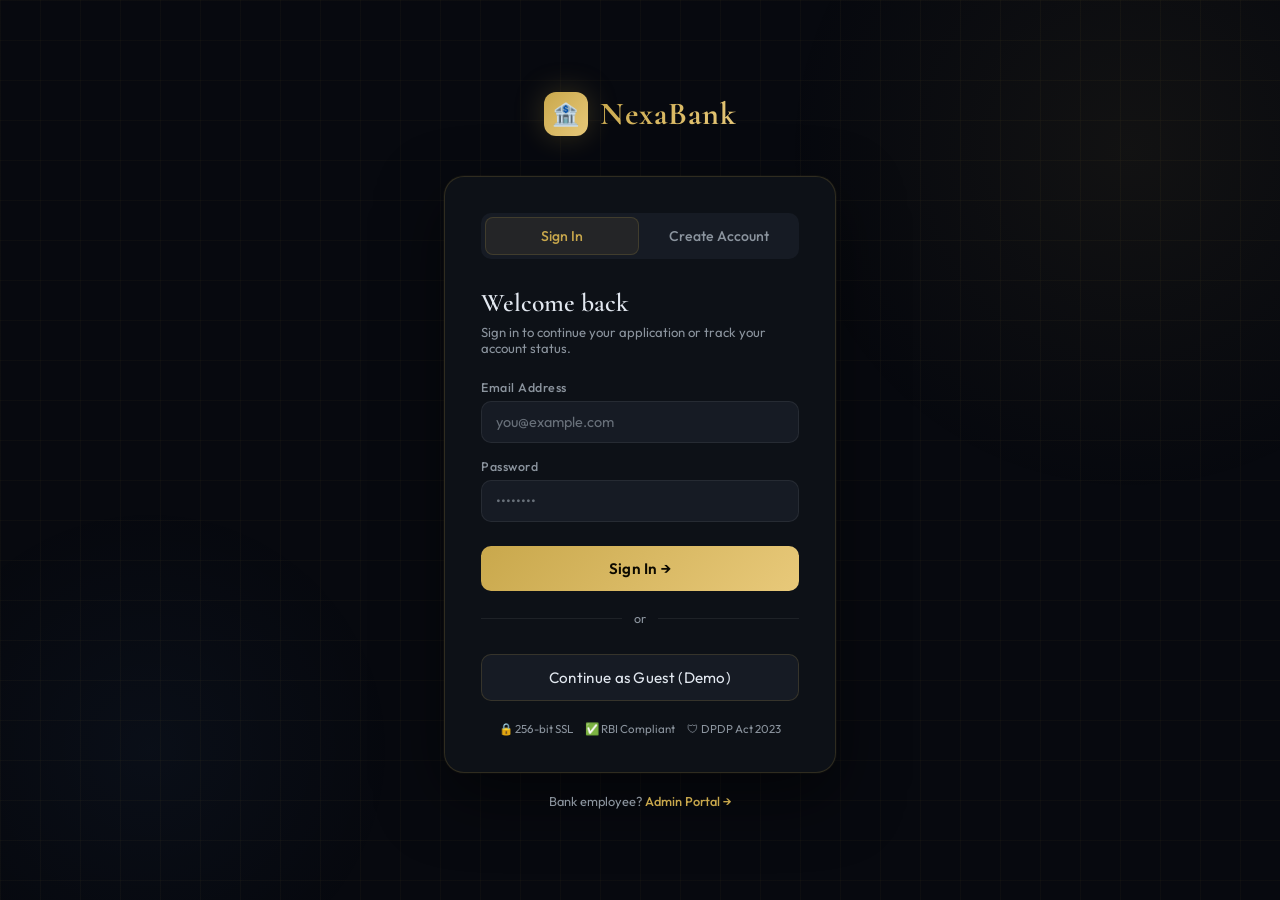
<file: templates/user_login.html>
<!DOCTYPE html>
<html lang="en">
<head>
<meta charset="UTF-8">
<meta name="viewport" content="width=device-width, initial-scale=1.0">
<title>NexaBank — Sign In</title>
<link href="https://fonts.googleapis.com/css2?family=Cormorant+Garamond:wght@300;400;600;700&family=DM+Mono:wght@300;400;500&family=Outfit:wght@300;400;500;600&display=swap" rel="stylesheet">
<style>
:root {
  --bg: #07090F;
  --bg2: #0D1117;
  --bg3: #161B24;
  --gold: #C9A84C;
  --gold2: #E8C97A;
  --green: #10B981;
  --red: #EF4444;
  --text: #E2E8F0;
  --text2: #8B949E;
  --border: rgba(201,168,76,.18);
  --gdim: rgba(201,168,76,.08);
}
* { margin: 0; padding: 0; box-sizing: border-box; }
body {
  background: var(--bg);
  color: var(--text);
  font-family: 'Outfit', sans-serif;
  min-height: 100vh;
  display: flex;
  align-items: center;
  justify-content: center;
  overflow: hidden;
  position: relative;
}

/* Animated background */
.bg-anim {
  position: fixed; inset: 0; overflow: hidden; z-index: 0;
}
.bg-anim::before {
  content: '';
  position: absolute;
  width: 700px; height: 700px;
  background: radial-gradient(circle, rgba(201,168,76,.06) 0%, transparent 70%);
  top: -200px; right: -200px;
  animation: pulse 8s ease-in-out infinite;
}
.bg-anim::after {
  content: '';
  position: absolute;
  width: 500px; height: 500px;
  background: radial-gradient(circle, rgba(96,165,250,.04) 0%, transparent 70%);
  bottom: -100px; left: -100px;
  animation: pulse 10s ease-in-out infinite reverse;
}
.grid-overlay {
  position: fixed; inset: 0;
  background-image: linear-gradient(rgba(201,168,76,.04) 1px, transparent 1px),
                    linear-gradient(90deg, rgba(201,168,76,.04) 1px, transparent 1px);
  background-size: 40px 40px;
  z-index: 0;
}
@keyframes pulse {
  0%, 100% { transform: scale(1) translate(0,0); opacity: .6; }
  50% { transform: scale(1.1) translate(-20px, 20px); opacity: 1; }
}

/* Card */
.auth-container {
  position: relative; z-index: 10;
  display: flex;
  flex-direction: column;
  align-items: center;
  width: 100%;
  max-width: 440px;
  padding: 24px;
  animation: fadeUp .5s ease forwards;
}
@keyframes fadeUp {
  from { opacity: 0; transform: translateY(24px); }
  to { opacity: 1; transform: translateY(0); }
}

.brand {
  display: flex; align-items: center; gap: 12px;
  margin-bottom: 40px;
}
.logo-box {
  width: 44px; height: 44px;
  background: linear-gradient(135deg, var(--gold), var(--gold2));
  border-radius: 12px;
  display: flex; align-items: center; justify-content: center;
  font-size: 22px;
  box-shadow: 0 0 30px rgba(201,168,76,.25);
}
.logo-name {
  font-family: 'Cormorant Garamond', serif;
  font-size: 2rem;
  font-weight: 700;
  background: linear-gradient(135deg, var(--gold), var(--gold2));
  -webkit-background-clip: text; -webkit-text-fill-color: transparent;
  letter-spacing: 1px;
}

.card {
  background: var(--bg2);
  border: 1px solid var(--border);
  border-radius: 20px;
  padding: 36px;
  width: 100%;
  box-shadow: 0 24px 64px rgba(0,0,0,.5), 0 0 0 1px rgba(201,168,76,.05);
}

/* Tabs */
.tabs {
  display: flex;
  background: var(--bg3);
  border-radius: 10px;
  padding: 4px;
  margin-bottom: 28px;
  gap: 4px;
}
.tab-btn {
  flex: 1;
  padding: 9px;
  border: none;
  background: none;
  color: var(--text2);
  font-family: 'Outfit', sans-serif;
  font-size: .88rem;
  font-weight: 500;
  border-radius: 8px;
  cursor: pointer;
  transition: all .22s;
}
.tab-btn.active {
  background: var(--gdim);
  color: var(--gold);
  border: 1px solid var(--border);
}

/* Form */
.form-title {
  font-family: 'Cormorant Garamond', serif;
  font-size: 1.6rem;
  font-weight: 600;
  margin-bottom: 6px;
}
.form-sub {
  color: var(--text2);
  font-size: .82rem;
  margin-bottom: 24px;
}

.form-group {
  margin-bottom: 16px;
}
.form-label {
  display: block;
  font-size: .78rem;
  color: var(--text2);
  margin-bottom: 6px;
  font-weight: 500;
  letter-spacing: .5px;
}
.form-input {
  width: 100%;
  background: var(--bg3);
  border: 1px solid rgba(255,255,255,.07);
  color: var(--text);
  font-family: 'Outfit', sans-serif;
  font-size: .9rem;
  padding: 11px 14px;
  border-radius: 10px;
  outline: none;
  transition: border-color .2s, box-shadow .2s;
}
.form-input:focus {
  border-color: var(--gold);
  box-shadow: 0 0 0 3px rgba(201,168,76,.1);
}
.form-input::placeholder { color: var(--text2); opacity: .7; }

.submit-btn {
  width: 100%;
  background: linear-gradient(135deg, var(--gold), var(--gold2));
  border: none;
  color: #0D0A00;
  font-family: 'Outfit', sans-serif;
  font-size: .95rem;
  font-weight: 600;
  padding: 13px;
  border-radius: 10px;
  cursor: pointer;
  margin-top: 8px;
  transition: opacity .2s, transform .15s;
  letter-spacing: .3px;
}
.submit-btn:hover { opacity: .9; transform: translateY(-1px); }
.submit-btn:active { transform: translateY(0); }
.submit-btn:disabled { opacity: .5; cursor: not-allowed; transform: none; }

.divider {
  display: flex; align-items: center; gap: 12px;
  margin: 20px 0;
  color: var(--text2);
  font-size: .78rem;
}
.divider::before, .divider::after {
  content: '';
  flex: 1;
  height: 1px;
  background: rgba(255,255,255,.07);
}

.admin-link {
  text-align: center;
  margin-top: 20px;
  font-size: .8rem;
  color: var(--text2);
}
.admin-link a {
  color: var(--gold);
  text-decoration: none;
  font-weight: 500;
}
.admin-link a:hover { text-decoration: underline; }

/* Error/Success messages */
.alert {
  padding: 10px 14px;
  border-radius: 8px;
  font-size: .82rem;
  margin-bottom: 16px;
  display: none;
}
.alert.error { background: rgba(239,68,68,.12); border: 1px solid rgba(239,68,68,.3); color: #fca5a5; display: block; }
.alert.success { background: rgba(16,185,129,.12); border: 1px solid rgba(16,185,129,.3); color: #6ee7b7; display: block; }

/* Trust row */
.trust-row {
  display: flex;
  gap: 12px;
  margin-top: 20px;
  justify-content: center;
  flex-wrap: wrap;
}
.trust-item {
  display: flex; align-items: center; gap: 5px;
  font-size: .72rem;
  color: var(--text2);
}

/* Form hidden */
.form-panel { display: none; }
.form-panel.active { display: block; }

/* Loading spinner in button */
.btn-spinner {
  display: inline-block;
  width: 14px; height: 14px;
  border: 2px solid rgba(0,0,0,.3);
  border-top-color: #0D0A00;
  border-radius: 50%;
  animation: spin .6s linear infinite;
  vertical-align: middle;
  margin-right: 6px;
}
@keyframes spin { to { transform: rotate(360deg); } }
</style>
</head>
<body>
<div class="bg-anim"></div>
<div class="grid-overlay"></div>

<div class="auth-container">
  <div class="brand">
    <div class="logo-box">🏦</div>
    <div class="logo-name">NexaBank</div>
  </div>

  <div class="card">
    <div class="tabs">
      <button class="tab-btn active" onclick="switchTab('login')">Sign In</button>
      <button class="tab-btn" onclick="switchTab('register')">Create Account</button>
    </div>

    <div id="alert-msg" class="alert"></div>

    <!-- LOGIN PANEL -->
    <div class="form-panel active" id="panel-login">
      <div class="form-title">Welcome back</div>
      <div class="form-sub">Sign in to continue your application or track your account status.</div>

      <div class="form-group">
        <label class="form-label">Email Address</label>
        <input type="email" class="form-input" id="login-email" placeholder="you@example.com" autocomplete="email">
      </div>
      <div class="form-group">
        <label class="form-label">Password</label>
        <input type="password" class="form-input" id="login-password" placeholder="••••••••" autocomplete="current-password">
      </div>
      <button class="submit-btn" id="login-btn" onclick="doLogin()">Sign In →</button>

      <div class="divider">or</div>

      <button class="submit-btn" style="background:var(--bg3);border:1px solid var(--border);color:var(--text);font-weight:400;" onclick="demoLogin()">
        Continue as Guest (Demo)
      </button>
    </div>

    <!-- REGISTER PANEL -->
    <div class="form-panel" id="panel-register">
      <div class="form-title">Open your account</div>
      <div class="form-sub">Create an account to save your progress and access your application anytime.</div>

      <div class="form-group">
        <label class="form-label">Full Name</label>
        <input type="text" class="form-input" id="reg-name" placeholder="Your full name">
      </div>
      <div class="form-group">
        <label class="form-label">Email Address</label>
        <input type="email" class="form-input" id="reg-email" placeholder="you@example.com">
      </div>
      <div class="form-group">
        <label class="form-label">Password</label>
        <input type="password" class="form-input" id="reg-password" placeholder="Min. 8 characters">
      </div>
      <div class="form-group">
        <label class="form-label">Confirm Password</label>
        <input type="password" class="form-input" id="reg-confirm" placeholder="Re-enter password">
      </div>
      <button class="submit-btn" id="register-btn" onclick="doRegister()">Create Account →</button>
    </div>

    <div class="trust-row">
      <div class="trust-item">🔒 256-bit SSL</div>
      <div class="trust-item">✅ RBI Compliant</div>
      <div class="trust-item">🛡 DPDP Act 2023</div>
    </div>
  </div>

  <div class="admin-link">
    Bank employee? <a href="/admin-login">Admin Portal →</a>
  </div>
</div>

<script>
function switchTab(tab) {
  document.querySelectorAll('.tab-btn').forEach((b,i) => b.classList.toggle('active', (i===0&&tab==='login')||(i===1&&tab==='register')));
  document.getElementById('panel-login').classList.toggle('active', tab==='login');
  document.getElementById('panel-register').classList.toggle('active', tab==='register');
  clearAlert();
}

function showAlert(msg, type='error') {
  const el = document.getElementById('alert-msg');
  el.textContent = msg;
  el.className = 'alert ' + type;
}
function clearAlert() {
  const el = document.getElementById('alert-msg');
  el.className = 'alert';
}

async function doLogin() {
  const email = document.getElementById('login-email').value.trim();
  const password = document.getElementById('login-password').value;
  if (!email || !password) { showAlert('Please fill in all fields.'); return; }

  const btn = document.getElementById('login-btn');
  btn.disabled = true;
  btn.innerHTML = '<span class="btn-spinner"></span>Signing in…';

  try {
    const res = await fetch('/api/user/login', {
      method: 'POST',
      headers: { 'Content-Type': 'application/json' },
      credentials: 'include',
      body: JSON.stringify({ email, password })
    });
    const data = await res.json();
    if (!res.ok) throw new Error(data.error || 'Login failed');
    showAlert('✅ Welcome back, ' + data.name + '!', 'success');
    setTimeout(() => window.location.href = '/', 800);
  } catch(e) {
    showAlert(e.message);
    btn.disabled = false;
    btn.textContent = 'Sign In →';
  }
}

async function doRegister() {
  const name = document.getElementById('reg-name').value.trim();
  const email = document.getElementById('reg-email').value.trim();
  const password = document.getElementById('reg-password').value;
  const confirm = document.getElementById('reg-confirm').value;

  if (!name || !email || !password) { showAlert('Please fill in all fields.'); return; }
  if (password.length < 8) { showAlert('Password must be at least 8 characters.'); return; }
  if (password !== confirm) { showAlert('Passwords do not match.'); return; }

  const btn = document.getElementById('register-btn');
  btn.disabled = true;
  btn.innerHTML = '<span class="btn-spinner"></span>Creating account…';

  try {
    const res = await fetch('/api/user/register', {
      method: 'POST',
      headers: { 'Content-Type': 'application/json' },
      credentials: 'include',
      body: JSON.stringify({ name, email, password })
    });
    const data = await res.json();
    if (!res.ok) throw new Error(data.error || 'Registration failed');
    showAlert('✅ Account created! Redirecting…', 'success');
    setTimeout(() => window.location.href = '/', 800);
  } catch(e) {
    showAlert(e.message);
    btn.disabled = false;
    btn.textContent = 'Create Account →';
  }
}

async function demoLogin() {
  try {
    const res = await fetch('/api/user/demo-login', {
      method: 'POST',
      credentials: 'include'
    });
    const data = await res.json();
    if (!res.ok) throw new Error(data.error || 'Demo login failed');
    window.location.href = '/';
  } catch(e) {
    showAlert('Could not start demo: ' + e.message);
  }
}

// Enter key support
document.addEventListener('keydown', e => {
  if (e.key === 'Enter') {
    if (document.getElementById('panel-login').classList.contains('active')) doLogin();
    else doRegister();
  }
});
</script>
</body>
</html>
</file>
